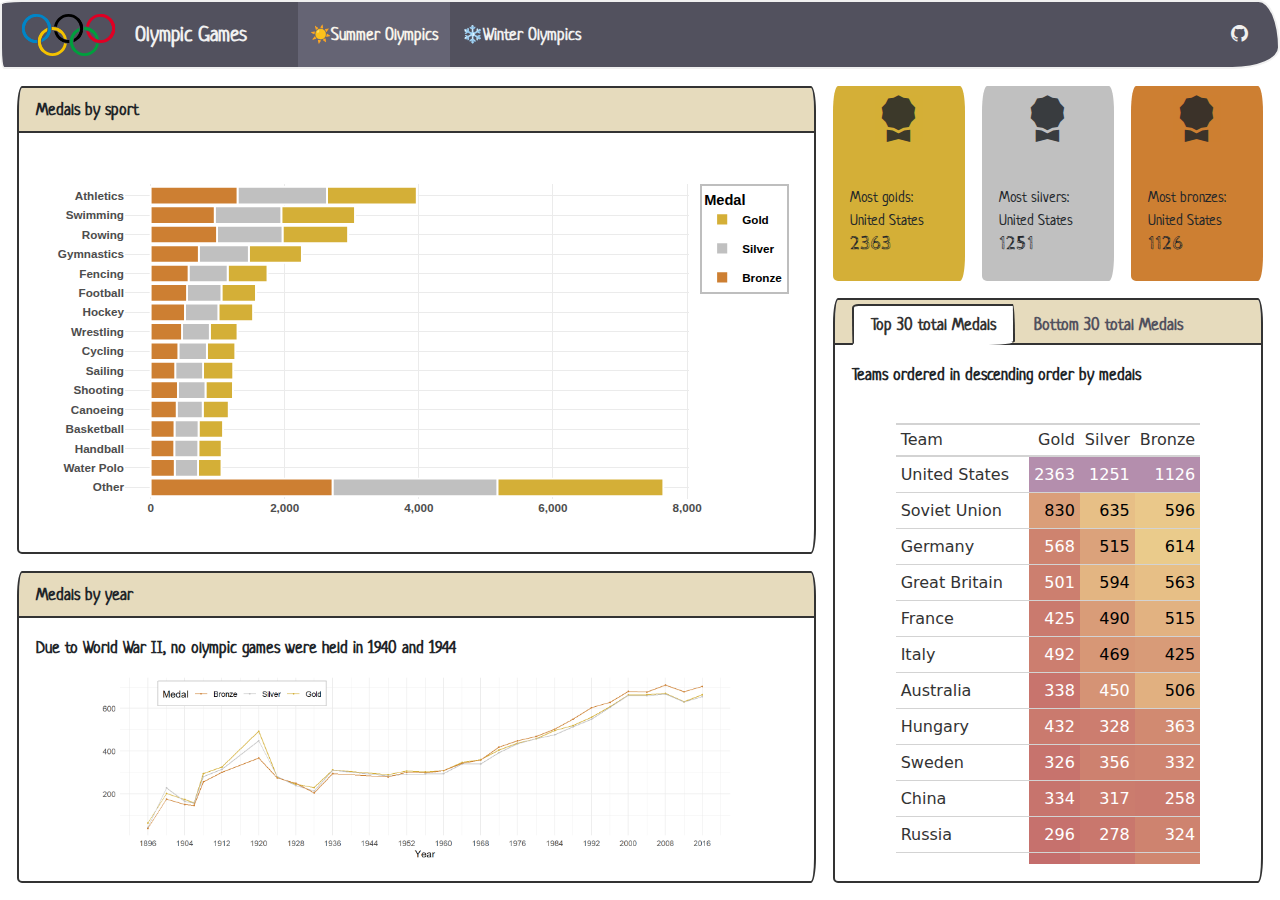
<file: index.html>
<!DOCTYPE html>
<html xmlns="http://www.w3.org/1999/xhtml" lang="en" xml:lang="en"><head>

<meta charset="utf-8">
<meta name="generator" content="quarto-1.5.56">

<meta name="viewport" content="width=device-width, initial-scale=1.0, user-scalable=yes">


<title>Olympic Games</title>
<style>
code{white-space: pre-wrap;}
span.smallcaps{font-variant: small-caps;}
div.columns{display: flex; gap: min(4vw, 1.5em);}
div.column{flex: auto; overflow-x: auto;}
div.hanging-indent{margin-left: 1.5em; text-indent: -1.5em;}
ul.task-list{list-style: none;}
ul.task-list li input[type="checkbox"] {
  width: 0.8em;
  margin: 0 0.8em 0.2em -1em; /* quarto-specific, see https://github.com/quarto-dev/quarto-cli/issues/4556 */ 
  vertical-align: middle;
}
</style>


<script src="olympicdash-r-2_files/libs/clipboard/clipboard.min.js"></script>
<script src="olympicdash-r-2_files/libs/quarto-html/quarto.js"></script>
<script src="olympicdash-r-2_files/libs/quarto-html/popper.min.js"></script>
<script src="olympicdash-r-2_files/libs/quarto-html/tippy.umd.min.js"></script>
<script src="olympicdash-r-2_files/libs/quarto-html/anchor.min.js"></script>
<link href="olympicdash-r-2_files/libs/quarto-html/tippy.css" rel="stylesheet">
<link href="olympicdash-r-2_files/libs/quarto-html/quarto-syntax-highlighting.css" rel="stylesheet" id="quarto-text-highlighting-styles">
<script src="olympicdash-r-2_files/libs/bootstrap/bootstrap.min.js"></script>
<link href="olympicdash-r-2_files/libs/bootstrap/bootstrap-icons.css" rel="stylesheet">
<link href="olympicdash-r-2_files/libs/bootstrap/bootstrap.min.css" rel="stylesheet" id="quarto-bootstrap" data-mode="light">
<script src="olympicdash-r-2_files/libs/quarto-dashboard/quarto-dashboard.js"></script>
<script src="olympicdash-r-2_files/libs/quarto-dashboard/stickythead.js"></script>
<script src="olympicdash-r-2_files/libs/quarto-dashboard/datatables.min.js" kdttablesentinel="true"></script>
<script src="olympicdash-r-2_files/libs/quarto-dashboard/pdfmake.min.js" kdttablesentinel="true"></script>
<script src="olympicdash-r-2_files/libs/quarto-dashboard/vfs_fonts.js" kdttablesentinel="true"></script>
<script src="olympicdash-r-2_files/libs/quarto-dashboard/web-components.js" type="module"></script>
<script src="olympicdash-r-2_files/libs/quarto-dashboard/components.js"></script>
<link href="olympicdash-r-2_files/libs/quarto-dashboard/datatables.min.css" rel="stylesheet" kdttablesentinel="true">
<link href="olympicdash-r-2_files/libs/htmltools-fill-0.5.8.1/fill.css" rel="stylesheet">

<script src="olympicdash-r-2_files/libs/htmlwidgets-1.6.4/htmlwidgets.js"></script>

<script src="olympicdash-r-2_files/libs/plotly-binding-4.10.4/plotly.js"></script>

<script src="olympicdash-r-2_files/libs/typedarray-0.1/typedarray.min.js"></script>

<script src="olympicdash-r-2_files/libs/jquery-3.5.1/jquery.min.js"></script>

<link href="olympicdash-r-2_files/libs/crosstalk-1.2.1/css/crosstalk.min.css" rel="stylesheet">

<script src="olympicdash-r-2_files/libs/crosstalk-1.2.1/js/crosstalk.min.js"></script>

<link href="olympicdash-r-2_files/libs/plotly-htmlwidgets-css-2.11.1/plotly-htmlwidgets.css" rel="stylesheet">

<script src="olympicdash-r-2_files/libs/plotly-main-2.11.1/plotly-latest.min.js"></script>



</head>

<body class="quarto-dashboard dashboard-fill fullcontent">

<header id="quarto-dashboard-header">
<nav class="navbar navbar-expand-md slim" data-bs-theme="dark">
  <div class="navbar-container container-fluid">
    <button class="navbar-toggler" type="button" data-bs-toggle="collapse" data-bs-target="#dashboard-collapse" aria-controls="dashboard-collapse" aria-expanded="false" aria-label="Toggle navigation">
      <span class="navbar-toggler-icon"></span>
    </button>    


    <div class="navbar-brand-container">       
    <a href="#"><img src="images/olympics-logo.svg" alt="" class="navbar-logo d-inline-block"></a>
      <div class="navbar-title">
        <div class="navbar-title-text"><a href="#">Olympic Games</a></div>
        
        
      </div>
    </div>
<div id="dashboard-collapse" class="navbar-collapse collapse"><ul class="navbar-nav navbar-nav-scroll me-auto" role="tablist"><li class="nav-item" role="presentation"><a id="tab-summer-olympics" class="nav-link active" data-bs-toggle="tab" role="tab" data-bs-target="#summer-olympics" data-scrolling="false" href="#summer-olympics" aria-controls="summer-olympics" aria-selected="true"><span class="nav-link-text">☀️Summer Olympics</span></a></li><li class="nav-item" role="presentation"><a id="tab-winter-olympics" class="nav-link" data-bs-toggle="tab" role="tab" data-bs-target="#winter-olympics" data-scrolling="false" href="#winter-olympics" aria-controls="winter-olympics" aria-selected="false"><span class="nav-link-text">❄️Winter Olympics</span></a></li></ul><div class="quarto-dashboard-links"><a class="quarto-dashboard-link" href="https://github.com/ztill5/olympicdash/" title="GitHub"><i class="bi bi-github"></i></a></div></div></div>
</nav>
</header>
<div class="page-layout-custom quarto-dashboard-content bslib-gap-spacing html-fill-container bslib-page-fill quarto-dashboard-pages">  

<div class="bslib-grid-item html-fill-item tab-content bslib-grid" data-layout="fill" style="display: grid; grid-template-columns: minmax(3em, 1fr);
grid-auto-rows: minmax(0, 1fr);">
<div id="summer-olympics" class="dashboard-page tab-pane show active html-fill-item html-fill-container" data-orientation="columns" aria-labelledby="tab-summer-olympics">
<div class="html-fill-item html-fill-container bslib-grid" style="display: grid; grid-template-columns: minmax(3em, 65fr) minmax(3em, 35fr);
grid-auto-rows: minmax(0, 1fr);">
<div class="html-fill-item html-fill-container bslib-grid" style="display: grid; grid-template-rows: minmax(3em, 60fr) minmax(3em, 40fr); grid-auto-columns: minmax(0, 1fr);">
<div class="html-fill-item html-fill-container bslib-grid" style="display: grid; grid-template-columns: minmax(3em, 1fr);
grid-auto-rows: minmax(0, 1fr);">
<div class="card cell html-fill-item html-fill-container bslib-card" data-title="Medals by sport" data-bslib-card-init="" data-require-bs-caller="card()" data-full-screen="false">
<div class="card-header"><div class="card-title">Medals by sport</div></div>
<div class="card-body html-fill-item html-fill-container">
<div class="cell-output-display html-fill-item html-fill-container">
<div class="plotly html-widget html-fill-item html-fill-container" id="htmlwidget-9a7388d7b4b30991c380" style="width:100%;height:260px;"></div>
<script type="application/json" data-for="htmlwidget-9a7388d7b4b30991c380">{"x":{"data":[{"orientation":"v","width":[2476,350,349,365,388,410,450,424,413,518,515,594,791,978,1099,1339],"base":[0.55000000000000004,1.55,2.5499999999999998,3.5499999999999998,4.5499999999999998,5.5499999999999998,6.5499999999999998,7.5499999999999998,8.5500000000000007,9.5500000000000007,10.550000000000001,11.550000000000001,12.550000000000001,13.550000000000001,14.550000000000001,15.550000000000001],"x":[6409,882,885.5,897.5,971,1023,1007,1051,1089.5,1269,1313.5,1446,1860.5,2456,2498.5,3299.5],"y":[0.89999999999999991,0.90000000000000013,0.90000000000000036,0.90000000000000036,0.90000000000000036,0.90000000000000036,0.90000000000000036,0.89999999999999947,0.89999999999999858,0.89999999999999858,0.89999999999999858,0.89999999999999858,0.89999999999999858,0.89999999999999858,0.89999999999999858,0.89999999999999858],"text":["count: 7647<br />sport: 0.9<br />medal: Gold","count: 1057<br />sport: 0.9<br />medal: Gold","count: 1060<br />sport: 0.9<br />medal: Gold","count: 1080<br />sport: 0.9<br />medal: Gold","count: 1165<br />sport: 0.9<br />medal: Gold","count: 1228<br />sport: 0.9<br />medal: Gold","count: 1232<br />sport: 0.9<br />medal: Gold","count: 1263<br />sport: 0.9<br />medal: Gold","count: 1296<br />sport: 0.9<br />medal: Gold","count: 1528<br />sport: 0.9<br />medal: Gold","count: 1571<br />sport: 0.9<br />medal: Gold","count: 1743<br />sport: 0.9<br />medal: Gold","count: 2256<br />sport: 0.9<br />medal: Gold","count: 2945<br />sport: 0.9<br />medal: Gold","count: 3048<br />sport: 0.9<br />medal: Gold","count: 3969<br />sport: 0.9<br />medal: Gold"],"type":"bar","textposition":"none","marker":{"autocolorscale":false,"color":"rgba(212,175,55,1)","line":{"width":1.8897637795275593,"color":"rgba(255,255,255,1)"}},"name":"Gold","legendgroup":"Gold","showlegend":true,"xaxis":"x","yaxis":"y","hoverinfo":"text","mode":"","frame":null},{"orientation":"v","width":[2458,347,358,359,388,411,415,425,415,498,513,583,746,977,993,1334],"base":[0.55000000000000004,1.55,2.5499999999999998,3.5499999999999998,4.5499999999999998,5.5499999999999998,6.5499999999999998,7.5499999999999998,8.5500000000000007,9.5500000000000007,10.550000000000001,11.550000000000001,12.550000000000001,13.550000000000001,14.550000000000001,15.550000000000001],"x":[3942,533.5,532,535.5,583,612.5,574.5,626.5,675.5,761,799.5,857.5,1092,1478.5,1452.5,1963],"y":[0.89999999999999991,0.90000000000000013,0.90000000000000036,0.90000000000000036,0.90000000000000036,0.90000000000000036,0.90000000000000036,0.89999999999999947,0.89999999999999858,0.89999999999999858,0.89999999999999858,0.89999999999999858,0.89999999999999858,0.89999999999999858,0.89999999999999858,0.89999999999999858],"text":["count: 5171<br />sport: 0.9<br />medal: Silver","count:  707<br />sport: 0.9<br />medal: Silver","count:  711<br />sport: 0.9<br />medal: Silver","count:  715<br />sport: 0.9<br />medal: Silver","count:  777<br />sport: 0.9<br />medal: Silver","count:  818<br />sport: 0.9<br />medal: Silver","count:  782<br />sport: 0.9<br />medal: Silver","count:  839<br />sport: 0.9<br />medal: Silver","count:  883<br />sport: 0.9<br />medal: Silver","count: 1010<br />sport: 0.9<br />medal: Silver","count: 1056<br />sport: 0.9<br />medal: Silver","count: 1149<br />sport: 0.9<br />medal: Silver","count: 1465<br />sport: 0.9<br />medal: Silver","count: 1967<br />sport: 0.9<br />medal: Silver","count: 1949<br />sport: 0.9<br />medal: Silver","count: 2630<br />sport: 0.9<br />medal: Silver"],"type":"bar","textposition":"none","marker":{"autocolorscale":false,"color":"rgba(192,192,192,1)","line":{"width":1.8897637795275593,"color":"rgba(255,255,255,1)"}},"name":"Silver","legendgroup":"Silver","showlegend":true,"xaxis":"x","yaxis":"y","hoverinfo":"text","mode":"","frame":null},{"orientation":"v","width":[2713,360,353,356,389,407,367,414,468,512,543,566,719,990,956,1296],"base":[0.55000000000000004,1.55,2.5499999999999998,3.5499999999999998,4.5499999999999998,5.5499999999999998,6.5499999999999998,7.5499999999999998,8.5500000000000007,9.5500000000000007,10.550000000000001,11.550000000000001,12.550000000000001,13.550000000000001,14.550000000000001,15.550000000000001],"x":[1356.5,180,176.5,178,194.5,203.5,183.5,207,234,256,271.5,283,359.5,495,478,648],"y":[0.89999999999999991,0.90000000000000013,0.90000000000000036,0.90000000000000036,0.90000000000000036,0.90000000000000036,0.90000000000000036,0.89999999999999947,0.89999999999999858,0.89999999999999858,0.89999999999999858,0.89999999999999858,0.89999999999999858,0.89999999999999858,0.89999999999999858,0.89999999999999858],"text":["count: 2713<br />sport: 0.9<br />medal: Bronze","count:  360<br />sport: 0.9<br />medal: Bronze","count:  353<br />sport: 0.9<br />medal: Bronze","count:  356<br />sport: 0.9<br />medal: Bronze","count:  389<br />sport: 0.9<br />medal: Bronze","count:  407<br />sport: 0.9<br />medal: Bronze","count:  367<br />sport: 0.9<br />medal: Bronze","count:  414<br />sport: 0.9<br />medal: Bronze","count:  468<br />sport: 0.9<br />medal: Bronze","count:  512<br />sport: 0.9<br />medal: Bronze","count:  543<br />sport: 0.9<br />medal: Bronze","count:  566<br />sport: 0.9<br />medal: Bronze","count:  719<br />sport: 0.9<br />medal: Bronze","count:  990<br />sport: 0.9<br />medal: Bronze","count:  956<br />sport: 0.9<br />medal: Bronze","count: 1296<br />sport: 0.9<br />medal: Bronze"],"type":"bar","textposition":"none","marker":{"autocolorscale":false,"color":"rgba(205,127,50,1)","line":{"width":1.8897637795275593,"color":"rgba(255,255,255,1)"}},"name":"Bronze","legendgroup":"Bronze","showlegend":true,"xaxis":"x","yaxis":"y","hoverinfo":"text","mode":"","frame":null}],"layout":{"margin":{"t":34.264840182648406,"r":7.3059360730593621,"b":33.607305936073075,"l":69.406392694063939},"font":{"color":"rgba(0,0,0,1)","family":"","size":14.611872146118724},"xaxis":{"domain":[0,1],"automargin":true,"type":"linear","autorange":false,"range":[-382.35000000000002,8029.3500000000004],"tickmode":"array","ticktext":["0","2,000","4,000","6,000","8,000"],"tickvals":[0,2000,4000.0000000000005,6000,8000],"categoryorder":"array","categoryarray":["0","2,000","4,000","6,000","8,000"],"nticks":null,"ticks":"","tickcolor":null,"ticklen":3.6529680365296811,"tickwidth":0,"showticklabels":true,"tickfont":{"color":"rgba(77,77,77,1)","family":"","size":11.689497716894984},"tickangle":-0,"showline":false,"linecolor":null,"linewidth":0,"showgrid":true,"gridcolor":"rgba(235,235,235,1)","gridwidth":0.66417600664176002,"zeroline":false,"anchor":"y","title":{"text":"","font":{"color":"rgba(0,0,0,1)","family":"","size":14.611872146118724}},"hoverformat":".2f"},"yaxis":{"domain":[0,1],"automargin":true,"type":"linear","autorange":false,"range":[0.40000000000000002,16.600000000000001],"tickmode":"array","ticktext":["Other","Water Polo","Handball","Basketball","Canoeing","Shooting","Sailing","Cycling","Wrestling","Hockey","Football","Fencing","Gymnastics","Rowing","Swimming","Athletics"],"tickvals":[1,2,3.0000000000000004,4,5,6,7,8,9,10,11,12,13,14,15,16],"categoryorder":"array","categoryarray":["Other","Water Polo","Handball","Basketball","Canoeing","Shooting","Sailing","Cycling","Wrestling","Hockey","Football","Fencing","Gymnastics","Rowing","Swimming","Athletics"],"nticks":null,"ticks":"","tickcolor":null,"ticklen":3.6529680365296811,"tickwidth":0,"showticklabels":true,"tickfont":{"color":"rgba(77,77,77,1)","family":"","size":11.68949771689498},"tickangle":-0,"showline":false,"linecolor":null,"linewidth":0,"showgrid":true,"gridcolor":"rgba(235,235,235,1)","gridwidth":0.66417600664176002,"zeroline":false,"anchor":"x","title":{"text":"","font":{"color":"rgba(0,0,0,1)","family":"","size":14.611872146118724}},"hoverformat":".2f"},"shapes":[{"type":"rect","fillcolor":null,"line":{"color":null,"width":0,"linetype":[]},"yref":"paper","xref":"paper","x0":0,"x1":1,"y0":0,"y1":1}],"showlegend":true,"legend":{"bgcolor":"rgba(255,255,255,1)","bordercolor":"rgba(190,190,190,1)","borderwidth":1.8897637795275593,"font":{"color":"rgba(0,0,0,1)","family":"","size":11.689497716894984},"title":{"text":"Medal","font":{"color":"rgba(0,0,0,1)","family":"","size":14.611872146118724}}},"hovermode":"closest","barmode":"relative"},"config":{"doubleClick":"reset","modeBarButtonsToAdd":["hoverclosest","hovercompare"],"showSendToCloud":false},"source":"A","attrs":{"4108f972e3":{"y":{},"fill":{},"type":"bar"},"41037c82020":{"y":{},"fill":{}}},"cur_data":"4108f972e3","visdat":{"4108f972e3":["function (y) ","x"],"41037c82020":["function (y) ","x"]},"highlight":{"on":"plotly_click","persistent":false,"dynamic":false,"selectize":false,"opacityDim":0.20000000000000001,"selected":{"opacity":1},"debounce":0},"shinyEvents":["plotly_hover","plotly_click","plotly_selected","plotly_relayout","plotly_brushed","plotly_brushing","plotly_clickannotation","plotly_doubleclick","plotly_deselect","plotly_afterplot","plotly_sunburstclick"],"base_url":"https://plot.ly"},"evals":[],"jsHooks":[]}</script>
</div>
</div>
<bslib-tooltip placement="auto" bsoptions="[]" data-require-bs-version="5" data-require-bs-caller="tooltip()">
    <template>Expand</template>
    <span class="bslib-full-screen-enter badge rounded-pill">
        <svg xmlns="http://www.w3.org/2000/svg" viewbox="0 0 24 24" style="height:1em;width:1em;" aria-hidden="true" role="img"><path d="M20 5C20 4.4 19.6 4 19 4H13C12.4 4 12 3.6 12 3C12 2.4 12.4 2 13 2H21C21.6 2 22 2.4 22 3V11C22 11.6 21.6 12 21 12C20.4 12 20 11.6 20 11V5ZM4 19C4 19.6 4.4 20 5 20H11C11.6 20 12 20.4 12 21C12 21.6 11.6 22 11 22H3C2.4 22 2 21.6 2 21V13C2 12.4 2.4 12 3 12C3.6 12 4 12.4 4 13V19Z"></path></svg>
    </span>
</bslib-tooltip><script data-bslib-card-init="">bslib.Card.initializeAllCards();</script></div>
</div>
<div class="html-fill-item html-fill-container bslib-grid" style="display: grid; grid-template-columns: minmax(3em, 1fr);
grid-auto-rows: minmax(0, 1fr);">
<div class="card html-fill-item html-fill-container bslib-card" data-title="Medals by year" data-bslib-card-init="" data-require-bs-caller="card()" data-full-screen="false">
<div class="card-header"><div class="card-title">Medals by year</div></div>
<div class="card-body html-fill-item html-fill-container">
<p>Due to World War II, no olympic games were held in 1940 and 1944</p>
</div>
<div class="cell card-body html-fill-item html-fill-container" data-title="Medals by year">
<div class="cell-output-display html-fill-item html-fill-container">
<img src="olympicdash-r-2_files/figure-html/unnamed-chunk-5-1.png" class="img-fluid quarto-dashboard-img-contain">
</div>
</div>
<bslib-tooltip placement="auto" bsoptions="[]" data-require-bs-version="5" data-require-bs-caller="tooltip()">
    <template>Expand</template>
    <span class="bslib-full-screen-enter badge rounded-pill">
        <svg xmlns="http://www.w3.org/2000/svg" viewbox="0 0 24 24" style="height:1em;width:1em;" aria-hidden="true" role="img"><path d="M20 5C20 4.4 19.6 4 19 4H13C12.4 4 12 3.6 12 3C12 2.4 12.4 2 13 2H21C21.6 2 22 2.4 22 3V11C22 11.6 21.6 12 21 12C20.4 12 20 11.6 20 11V5ZM4 19C4 19.6 4.4 20 5 20H11C11.6 20 12 20.4 12 21C12 21.6 11.6 22 11 22H3C2.4 22 2 21.6 2 21V13C2 12.4 2.4 12 3 12C3.6 12 4 12.4 4 13V19Z"></path></svg>
    </span>
</bslib-tooltip><script data-bslib-card-init="">bslib.Card.initializeAllCards();</script></div>
</div>
</div><div class="html-fill-item html-fill-container bslib-grid" style="display: grid; grid-template-rows: minmax(3em, 25fr) minmax(3em, 75fr); grid-auto-columns: minmax(0, 1fr);">
<div class="html-fill-item html-fill-container bslib-grid" style="display: grid; grid-template-columns: minmax(3em, 1fr) minmax(3em, 1fr) minmax(3em, 1fr);
grid-auto-rows: minmax(0, 1fr);">
<div class="card valuebox html-fill-item html-fill-container bslib-card bslib-value-box showcase-left-center" data-bslib-card-init="" data-require-bs-caller="card()" style=" background: #d4af37;">
<div class="card-body html-fill-item html-fill-container">
<div class="html-fill-item html-fill-container value-box-grid">
<div class="value-box-showcase html-fill-item html-fill-container">

<i class="bi bi-award-fill"></i></div>
<div class="value-box-area">
<p class="value-box-title">
<p>Most golds: United States</p>
</p>
<p class="value-box-value">
2363
</p>
</div>
</div>
</div>
<script data-bslib-card-init="">bslib.Card.initializeAllCards();</script></div><div class="card valuebox html-fill-item html-fill-container bslib-card bslib-value-box showcase-left-center" data-bslib-card-init="" data-require-bs-caller="card()" style=" background: #C0C0C0;">
<div class="card-body html-fill-item html-fill-container">
<div class="html-fill-item html-fill-container value-box-grid">
<div class="value-box-showcase html-fill-item html-fill-container">

<i class="bi bi-award-fill"></i></div>
<div class="value-box-area">
<p class="value-box-title">
<p>Most silvers: United States</p>
</p>
<p class="value-box-value">
1251
</p>
</div>
</div>
</div>
<script data-bslib-card-init="">bslib.Card.initializeAllCards();</script></div><div class="card valuebox html-fill-item html-fill-container bslib-card bslib-value-box showcase-left-center" data-bslib-card-init="" data-require-bs-caller="card()" style=" background: #CD7F32;">
<div class="card-body html-fill-item html-fill-container">
<div class="html-fill-item html-fill-container value-box-grid">
<div class="value-box-showcase html-fill-item html-fill-container">

<i class="bi bi-award-fill"></i></div>
<div class="value-box-area">
<p class="value-box-title">
<p>Most bronzes: United States</p>
</p>
<p class="value-box-value">
1126
</p>
</div>
</div>
</div>
<script data-bslib-card-init="">bslib.Card.initializeAllCards();</script></div>
</div>
<div class="card tabset html-fill-item html-fill-container bslib-card" data-bslib-card-init="" data-require-bs-caller="card()" data-full-screen="false">
<div class="card-header dashboard-card-no-title bslib-navs-card-title">

<ul class="nav nav-tabs card-header-tabs" role="tablist" data-tabsetid="card-tabset-6"><li class="nav-item" role="presentation"><a href="#card-tabset-6-1" role="tab" data-toggle="tab" data-bs-toggle="tab" data-value="Top 30 total Medals" aria-selected="true" class="nav-link active">Top 30 total Medals</a></li><li class="nav-item" role="presentation"><a href="#card-tabset-6-2" role="tab" data-toggle="tab" data-bs-toggle="tab" data-value="Bottom 30 total Medals" aria-selected="false" class="nav-link">Bottom 30 total Medals</a></li></ul></div>


<div class="tab-content html-fill-item html-fill-container" data-tabset-id="card-tabset-6"><div class="tab-pane active show html-fill-item html-fill-container" role="tabpanel" id="card-tabset-6-1"><div class="card-body html-fill-item html-fill-container" data-title="Top 30 total Medals">
<p>Teams ordered in descending order by medals</p>
<div class="cell-output-display html-fill-item html-fill-container">
<div id="tfrkpmlgci" style="padding-left:0px;padding-right:0px;padding-top:10px;padding-bottom:10px;overflow-x:auto;overflow-y:auto;width:auto;height:auto;" class="html-fill-item html-fill-container">
<style>#tfrkpmlgci table {
  font-family: system-ui, 'Segoe UI', Roboto, Helvetica, Arial, sans-serif, 'Apple Color Emoji', 'Segoe UI Emoji', 'Segoe UI Symbol', 'Noto Color Emoji';
  -webkit-font-smoothing: antialiased;
  -moz-osx-font-smoothing: grayscale;
}

#tfrkpmlgci thead, #tfrkpmlgci tbody, #tfrkpmlgci tfoot, #tfrkpmlgci tr, #tfrkpmlgci td, #tfrkpmlgci th {
  border-style: none;
}

#tfrkpmlgci p {
  margin: 0;
  padding: 0;
}

#tfrkpmlgci .gt_table {
  display: table;
  border-collapse: collapse;
  line-height: normal;
  margin-left: auto;
  margin-right: auto;
  color: #333333;
  font-size: 16px;
  font-weight: normal;
  font-style: normal;
  background-color: #FFFFFF;
  width: auto;
  border-top-style: solid;
  border-top-width: 2px;
  border-top-color: #A8A8A8;
  border-right-style: none;
  border-right-width: 2px;
  border-right-color: #D3D3D3;
  border-bottom-style: solid;
  border-bottom-width: 2px;
  border-bottom-color: #A8A8A8;
  border-left-style: none;
  border-left-width: 2px;
  border-left-color: #D3D3D3;
}

#tfrkpmlgci .gt_caption {
  padding-top: 4px;
  padding-bottom: 4px;
}

#tfrkpmlgci .gt_title {
  color: #333333;
  font-size: 125%;
  font-weight: initial;
  padding-top: 4px;
  padding-bottom: 4px;
  padding-left: 5px;
  padding-right: 5px;
  border-bottom-color: #FFFFFF;
  border-bottom-width: 0;
}

#tfrkpmlgci .gt_subtitle {
  color: #333333;
  font-size: 85%;
  font-weight: initial;
  padding-top: 3px;
  padding-bottom: 5px;
  padding-left: 5px;
  padding-right: 5px;
  border-top-color: #FFFFFF;
  border-top-width: 0;
}

#tfrkpmlgci .gt_heading {
  background-color: #FFFFFF;
  text-align: center;
  border-bottom-color: #FFFFFF;
  border-left-style: none;
  border-left-width: 1px;
  border-left-color: #D3D3D3;
  border-right-style: none;
  border-right-width: 1px;
  border-right-color: #D3D3D3;
}

#tfrkpmlgci .gt_bottom_border {
  border-bottom-style: solid;
  border-bottom-width: 2px;
  border-bottom-color: #D3D3D3;
}

#tfrkpmlgci .gt_col_headings {
  border-top-style: solid;
  border-top-width: 2px;
  border-top-color: #D3D3D3;
  border-bottom-style: solid;
  border-bottom-width: 2px;
  border-bottom-color: #D3D3D3;
  border-left-style: none;
  border-left-width: 1px;
  border-left-color: #D3D3D3;
  border-right-style: none;
  border-right-width: 1px;
  border-right-color: #D3D3D3;
}

#tfrkpmlgci .gt_col_heading {
  color: #333333;
  background-color: #FFFFFF;
  font-size: 100%;
  font-weight: normal;
  text-transform: inherit;
  border-left-style: none;
  border-left-width: 1px;
  border-left-color: #D3D3D3;
  border-right-style: none;
  border-right-width: 1px;
  border-right-color: #D3D3D3;
  vertical-align: bottom;
  padding-top: 5px;
  padding-bottom: 6px;
  padding-left: 5px;
  padding-right: 5px;
  overflow-x: hidden;
}

#tfrkpmlgci .gt_column_spanner_outer {
  color: #333333;
  background-color: #FFFFFF;
  font-size: 100%;
  font-weight: normal;
  text-transform: inherit;
  padding-top: 0;
  padding-bottom: 0;
  padding-left: 4px;
  padding-right: 4px;
}

#tfrkpmlgci .gt_column_spanner_outer:first-child {
  padding-left: 0;
}

#tfrkpmlgci .gt_column_spanner_outer:last-child {
  padding-right: 0;
}

#tfrkpmlgci .gt_column_spanner {
  border-bottom-style: solid;
  border-bottom-width: 2px;
  border-bottom-color: #D3D3D3;
  vertical-align: bottom;
  padding-top: 5px;
  padding-bottom: 5px;
  overflow-x: hidden;
  display: inline-block;
  width: 100%;
}

#tfrkpmlgci .gt_spanner_row {
  border-bottom-style: hidden;
}

#tfrkpmlgci .gt_group_heading {
  padding-top: 8px;
  padding-bottom: 8px;
  padding-left: 5px;
  padding-right: 5px;
  color: #333333;
  background-color: #FFFFFF;
  font-size: 100%;
  font-weight: initial;
  text-transform: inherit;
  border-top-style: solid;
  border-top-width: 2px;
  border-top-color: #D3D3D3;
  border-bottom-style: solid;
  border-bottom-width: 2px;
  border-bottom-color: #D3D3D3;
  border-left-style: none;
  border-left-width: 1px;
  border-left-color: #D3D3D3;
  border-right-style: none;
  border-right-width: 1px;
  border-right-color: #D3D3D3;
  vertical-align: middle;
  text-align: left;
}

#tfrkpmlgci .gt_empty_group_heading {
  padding: 0.5px;
  color: #333333;
  background-color: #FFFFFF;
  font-size: 100%;
  font-weight: initial;
  border-top-style: solid;
  border-top-width: 2px;
  border-top-color: #D3D3D3;
  border-bottom-style: solid;
  border-bottom-width: 2px;
  border-bottom-color: #D3D3D3;
  vertical-align: middle;
}

#tfrkpmlgci .gt_from_md > :first-child {
  margin-top: 0;
}

#tfrkpmlgci .gt_from_md > :last-child {
  margin-bottom: 0;
}

#tfrkpmlgci .gt_row {
  padding-top: 8px;
  padding-bottom: 8px;
  padding-left: 5px;
  padding-right: 5px;
  margin: 10px;
  border-top-style: solid;
  border-top-width: 1px;
  border-top-color: #D3D3D3;
  border-left-style: none;
  border-left-width: 1px;
  border-left-color: #D3D3D3;
  border-right-style: none;
  border-right-width: 1px;
  border-right-color: #D3D3D3;
  vertical-align: middle;
  overflow-x: hidden;
}

#tfrkpmlgci .gt_stub {
  color: #333333;
  background-color: #FFFFFF;
  font-size: 100%;
  font-weight: initial;
  text-transform: inherit;
  border-right-style: solid;
  border-right-width: 2px;
  border-right-color: #D3D3D3;
  padding-left: 5px;
  padding-right: 5px;
}

#tfrkpmlgci .gt_stub_row_group {
  color: #333333;
  background-color: #FFFFFF;
  font-size: 100%;
  font-weight: initial;
  text-transform: inherit;
  border-right-style: solid;
  border-right-width: 2px;
  border-right-color: #D3D3D3;
  padding-left: 5px;
  padding-right: 5px;
  vertical-align: top;
}

#tfrkpmlgci .gt_row_group_first td {
  border-top-width: 2px;
}

#tfrkpmlgci .gt_row_group_first th {
  border-top-width: 2px;
}

#tfrkpmlgci .gt_summary_row {
  color: #333333;
  background-color: #FFFFFF;
  text-transform: inherit;
  padding-top: 8px;
  padding-bottom: 8px;
  padding-left: 5px;
  padding-right: 5px;
}

#tfrkpmlgci .gt_first_summary_row {
  border-top-style: solid;
  border-top-color: #D3D3D3;
}

#tfrkpmlgci .gt_first_summary_row.thick {
  border-top-width: 2px;
}

#tfrkpmlgci .gt_last_summary_row {
  padding-top: 8px;
  padding-bottom: 8px;
  padding-left: 5px;
  padding-right: 5px;
  border-bottom-style: solid;
  border-bottom-width: 2px;
  border-bottom-color: #D3D3D3;
}

#tfrkpmlgci .gt_grand_summary_row {
  color: #333333;
  background-color: #FFFFFF;
  text-transform: inherit;
  padding-top: 8px;
  padding-bottom: 8px;
  padding-left: 5px;
  padding-right: 5px;
}

#tfrkpmlgci .gt_first_grand_summary_row {
  padding-top: 8px;
  padding-bottom: 8px;
  padding-left: 5px;
  padding-right: 5px;
  border-top-style: double;
  border-top-width: 6px;
  border-top-color: #D3D3D3;
}

#tfrkpmlgci .gt_last_grand_summary_row_top {
  padding-top: 8px;
  padding-bottom: 8px;
  padding-left: 5px;
  padding-right: 5px;
  border-bottom-style: double;
  border-bottom-width: 6px;
  border-bottom-color: #D3D3D3;
}

#tfrkpmlgci .gt_striped {
  background-color: rgba(128, 128, 128, 0.05);
}

#tfrkpmlgci .gt_table_body {
  border-top-style: solid;
  border-top-width: 2px;
  border-top-color: #D3D3D3;
  border-bottom-style: solid;
  border-bottom-width: 2px;
  border-bottom-color: #D3D3D3;
}

#tfrkpmlgci .gt_footnotes {
  color: #333333;
  background-color: #FFFFFF;
  border-bottom-style: none;
  border-bottom-width: 2px;
  border-bottom-color: #D3D3D3;
  border-left-style: none;
  border-left-width: 2px;
  border-left-color: #D3D3D3;
  border-right-style: none;
  border-right-width: 2px;
  border-right-color: #D3D3D3;
}

#tfrkpmlgci .gt_footnote {
  margin: 0px;
  font-size: 90%;
  padding-top: 4px;
  padding-bottom: 4px;
  padding-left: 5px;
  padding-right: 5px;
}

#tfrkpmlgci .gt_sourcenotes {
  color: #333333;
  background-color: #FFFFFF;
  border-bottom-style: none;
  border-bottom-width: 2px;
  border-bottom-color: #D3D3D3;
  border-left-style: none;
  border-left-width: 2px;
  border-left-color: #D3D3D3;
  border-right-style: none;
  border-right-width: 2px;
  border-right-color: #D3D3D3;
}

#tfrkpmlgci .gt_sourcenote {
  font-size: 90%;
  padding-top: 4px;
  padding-bottom: 4px;
  padding-left: 5px;
  padding-right: 5px;
}

#tfrkpmlgci .gt_left {
  text-align: left;
}

#tfrkpmlgci .gt_center {
  text-align: center;
}

#tfrkpmlgci .gt_right {
  text-align: right;
  font-variant-numeric: tabular-nums;
}

#tfrkpmlgci .gt_font_normal {
  font-weight: normal;
}

#tfrkpmlgci .gt_font_bold {
  font-weight: bold;
}

#tfrkpmlgci .gt_font_italic {
  font-style: italic;
}

#tfrkpmlgci .gt_super {
  font-size: 65%;
}

#tfrkpmlgci .gt_footnote_marks {
  font-size: 75%;
  vertical-align: 0.4em;
  position: initial;
}

#tfrkpmlgci .gt_asterisk {
  font-size: 100%;
  vertical-align: 0;
}

#tfrkpmlgci .gt_indent_1 {
  text-indent: 5px;
}

#tfrkpmlgci .gt_indent_2 {
  text-indent: 10px;
}

#tfrkpmlgci .gt_indent_3 {
  text-indent: 15px;
}

#tfrkpmlgci .gt_indent_4 {
  text-indent: 20px;
}

#tfrkpmlgci .gt_indent_5 {
  text-indent: 25px;
}

#tfrkpmlgci .katex-display {
  display: inline-flex !important;
  margin-bottom: 0.75em !important;
}

#tfrkpmlgci div.Reactable > div.rt-table > div.rt-thead > div.rt-tr.rt-tr-group-header > div.rt-th-group:after {
  height: 0px !important;
}
</style>

<table class="gt_table caption-top table" data-quarto-postprocess="true" data-quarto-disable-processing="false" data-quarto-bootstrap="false">
<thead>
<tr class="header gt_col_headings">
<th id="Team" class="gt_col_heading gt_columns_bottom_border gt_left" data-quarto-table-cell-role="th" scope="col">Team</th>
<th id="Gold" class="gt_col_heading gt_columns_bottom_border gt_right" data-quarto-table-cell-role="th" scope="col">Gold</th>
<th id="Silver" class="gt_col_heading gt_columns_bottom_border gt_right" data-quarto-table-cell-role="th" scope="col">Silver</th>
<th id="Bronze" class="gt_col_heading gt_columns_bottom_border gt_right" data-quarto-table-cell-role="th" scope="col">Bronze</th>
</tr>
</thead>
<tbody class="gt_table_body">
<tr class="odd">
<td class="gt_row gt_left" headers="Team">United States</td>
<td class="gt_row gt_right" headers="Gold" style="background-color: #B48EAD; color: #FFFFFF">2363</td>
<td class="gt_row gt_right" headers="Silver" style="background-color: #B48EAD; color: #FFFFFF">1251</td>
<td class="gt_row gt_right" headers="Bronze" style="background-color: #B48EAD; color: #FFFFFF">1126</td>
</tr>
<tr class="even">
<td class="gt_row gt_left" headers="Team">Soviet Union</td>
<td class="gt_row gt_right" headers="Gold" style="background-color: #DA9E79; color: #000000">830</td>
<td class="gt_row gt_right" headers="Silver" style="background-color: #E7BF86; color: #000000">635</td>
<td class="gt_row gt_right" headers="Bronze" style="background-color: #EAC88A; color: #000000">596</td>
</tr>
<tr class="odd">
<td class="gt_row gt_left" headers="Team">Germany</td>
<td class="gt_row gt_right" headers="Gold" style="background-color: #CE836F; color: #FFFFFF">568</td>
<td class="gt_row gt_right" headers="Silver" style="background-color: #DBA27B; color: #000000">515</td>
<td class="gt_row gt_right" headers="Bronze" style="background-color: #EACB8B; color: #000000">614</td>
</tr>
<tr class="even">
<td class="gt_row gt_left" headers="Team">Great Britain</td>
<td class="gt_row gt_right" headers="Gold" style="background-color: #CC7F6F; color: #FFFFFF">501</td>
<td class="gt_row gt_right" headers="Silver" style="background-color: #E3B582; color: #000000">594</td>
<td class="gt_row gt_right" headers="Bronze" style="background-color: #E7BF86; color: #000000">563</td>
</tr>
<tr class="odd">
<td class="gt_row gt_left" headers="Team">France</td>
<td class="gt_row gt_right" headers="Gold" style="background-color: #CA7A6E; color: #FFFFFF">425</td>
<td class="gt_row gt_right" headers="Silver" style="background-color: #D99C78; color: #000000">490</td>
<td class="gt_row gt_right" headers="Bronze" style="background-color: #E2B281; color: #000000">515</td>
</tr>
<tr class="even">
<td class="gt_row gt_left" headers="Team">Italy</td>
<td class="gt_row gt_right" headers="Gold" style="background-color: #CC7E6F; color: #FFFFFF">492</td>
<td class="gt_row gt_right" headers="Silver" style="background-color: #D79776; color: #000000">469</td>
<td class="gt_row gt_right" headers="Bronze" style="background-color: #D89B78; color: #000000">425</td>
</tr>
<tr class="odd">
<td class="gt_row gt_left" headers="Team">Australia</td>
<td class="gt_row gt_right" headers="Gold" style="background-color: #C8746D; color: #FFFFFF">338</td>
<td class="gt_row gt_right" headers="Silver" style="background-color: #D59375; color: #FFFFFF">450</td>
<td class="gt_row gt_right" headers="Bronze" style="background-color: #E1B080; color: #000000">506</td>
</tr>
<tr class="even">
<td class="gt_row gt_left" headers="Team">Hungary</td>
<td class="gt_row gt_right" headers="Gold" style="background-color: #CA7A6E; color: #FFFFFF">432</td>
<td class="gt_row gt_right" headers="Silver" style="background-color: #CC7D6F; color: #FFFFFF">328</td>
<td class="gt_row gt_right" headers="Bronze" style="background-color: #D18A71; color: #FFFFFF">363</td>
</tr>
<tr class="odd">
<td class="gt_row gt_left" headers="Team">Sweden</td>
<td class="gt_row gt_right" headers="Gold" style="background-color: #C7736D; color: #FFFFFF">326</td>
<td class="gt_row gt_right" headers="Silver" style="background-color: #CD816F; color: #FFFFFF">356</td>
<td class="gt_row gt_right" headers="Bronze" style="background-color: #CF8470; color: #FFFFFF">332</td>
</tr>
<tr class="even">
<td class="gt_row gt_left" headers="Team">China</td>
<td class="gt_row gt_right" headers="Gold" style="background-color: #C7746D; color: #FFFFFF">334</td>
<td class="gt_row gt_right" headers="Silver" style="background-color: #CB7C6E; color: #FFFFFF">317</td>
<td class="gt_row gt_right" headers="Bronze" style="background-color: #CA7A6E; color: #FFFFFF">258</td>
</tr>
<tr class="odd">
<td class="gt_row gt_left" headers="Team">Russia</td>
<td class="gt_row gt_right" headers="Gold" style="background-color: #C6716D; color: #FFFFFF">296</td>
<td class="gt_row gt_right" headers="Silver" style="background-color: #C9776D; color: #FFFFFF">278</td>
<td class="gt_row gt_right" headers="Bronze" style="background-color: #CE836F; color: #FFFFFF">324</td>
</tr>
<tr class="even">
<td class="gt_row gt_left" headers="Team">Netherlands</td>
<td class="gt_row gt_right" headers="Gold" style="background-color: #C46D6C; color: #FFFFFF">235</td>
<td class="gt_row gt_right" headers="Silver" style="background-color: #C9776E; color: #FFFFFF">283</td>
<td class="gt_row gt_right" headers="Bronze" style="background-color: #D08770; color: #FFFFFF">350</td>
</tr>
<tr class="odd">
<td class="gt_row gt_left" headers="Team">Japan</td>
<td class="gt_row gt_right" headers="Gold" style="background-color: #C46D6C; color: #FFFFFF">230</td>
<td class="gt_row gt_right" headers="Silver" style="background-color: #C9786E; color: #FFFFFF">287</td>
<td class="gt_row gt_right" headers="Bronze" style="background-color: #CF8470; color: #FFFFFF">333</td>
</tr>
<tr class="even">
<td class="gt_row gt_left" headers="Team">East Germany</td>
<td class="gt_row gt_right" headers="Gold" style="background-color: #C8746D; color: #FFFFFF">339</td>
<td class="gt_row gt_right" headers="Silver" style="background-color: #C9776D; color: #FFFFFF">277</td>
<td class="gt_row gt_right" headers="Bronze" style="background-color: #C8756D; color: #FFFFFF">227</td>
</tr>
<tr class="odd">
<td class="gt_row gt_left" headers="Team">Canada</td>
<td class="gt_row gt_right" headers="Gold" style="background-color: #C1666B; color: #FFFFFF">133</td>
<td class="gt_row gt_right" headers="Silver" style="background-color: #C66F6C; color: #FFFFFF">224</td>
<td class="gt_row gt_right" headers="Bronze" style="background-color: #CE826F; color: #FFFFFF">313</td>
</tr>
<tr class="even">
<td class="gt_row gt_left" headers="Team">Romania</td>
<td class="gt_row gt_right" headers="Gold" style="background-color: #C2686B; color: #FFFFFF">161</td>
<td class="gt_row gt_right" headers="Silver" style="background-color: #C46C6C; color: #FFFFFF">200</td>
<td class="gt_row gt_right" headers="Bronze" style="background-color: #CC7E6F; color: #FFFFFF">290</td>
</tr>
<tr class="odd">
<td class="gt_row gt_left" headers="Team">Denmark</td>
<td class="gt_row gt_right" headers="Gold" style="background-color: #C2696B; color: #FFFFFF">168</td>
<td class="gt_row gt_right" headers="Silver" style="background-color: #C56F6C; color: #FFFFFF">218</td>
<td class="gt_row gt_right" headers="Bronze" style="background-color: #C46C6C; color: #FFFFFF">166</td>
</tr>
<tr class="even">
<td class="gt_row gt_left" headers="Team">South Korea</td>
<td class="gt_row gt_right" headers="Gold" style="background-color: #C3696B; color: #FFFFFF">171</td>
<td class="gt_row gt_right" headers="Silver" style="background-color: #C46D6C; color: #FFFFFF">206</td>
<td class="gt_row gt_right" headers="Bronze" style="background-color: #C56D6C; color: #FFFFFF">175</td>
</tr>
<tr class="odd">
<td class="gt_row gt_left" headers="Team">Poland</td>
<td class="gt_row gt_right" headers="Gold" style="background-color: #C1656B; color: #FFFFFF">111</td>
<td class="gt_row gt_right" headers="Silver" style="background-color: #C36A6B; color: #FFFFFF">185</td>
<td class="gt_row gt_right" headers="Bronze" style="background-color: #C9776E; color: #FFFFFF">242</td>
</tr>
<tr class="even">
<td class="gt_row gt_left" headers="Team">West Germany</td>
<td class="gt_row gt_right" headers="Gold" style="background-color: #C2676B; color: #FFFFFF">144</td>
<td class="gt_row gt_right" headers="Silver" style="background-color: #C2686B; color: #FFFFFF">172</td>
<td class="gt_row gt_right" headers="Bronze" style="background-color: #C56F6C; color: #FFFFFF">188</td>
</tr>
<tr class="odd">
<td class="gt_row gt_left" headers="Team">Spain</td>
<td class="gt_row gt_right" headers="Gold" style="background-color: #C1656B; color: #FFFFFF">109</td>
<td class="gt_row gt_right" headers="Silver" style="background-color: #C7726D; color: #FFFFFF">243</td>
<td class="gt_row gt_right" headers="Bronze" style="background-color: #C2676B; color: #FFFFFF">135</td>
</tr>
<tr class="even">
<td class="gt_row gt_left" headers="Team">Brazil</td>
<td class="gt_row gt_right" headers="Gold" style="background-color: #C1656B; color: #FFFFFF">109</td>
<td class="gt_row gt_right" headers="Silver" style="background-color: #C3696B; color: #FFFFFF">175</td>
<td class="gt_row gt_right" headers="Bronze" style="background-color: #C6706C; color: #FFFFFF">191</td>
</tr>
<tr class="odd">
<td class="gt_row gt_left" headers="Team">Norway</td>
<td class="gt_row gt_right" headers="Gold" style="background-color: #C2676B; color: #FFFFFF">148</td>
<td class="gt_row gt_right" headers="Silver" style="background-color: #C2676B; color: #FFFFFF">165</td>
<td class="gt_row gt_right" headers="Bronze" style="background-color: #C36A6C; color: #FFFFFF">154</td>
</tr>
<tr class="even">
<td class="gt_row gt_left" headers="Team">Finland</td>
<td class="gt_row gt_right" headers="Gold" style="background-color: #C1666B; color: #FFFFFF">132</td>
<td class="gt_row gt_right" headers="Silver" style="background-color: #BF616A; color: #FFFFFF">118</td>
<td class="gt_row gt_right" headers="Bronze" style="background-color: #C6716D; color: #FFFFFF">200</td>
</tr>
<tr class="odd">
<td class="gt_row gt_left" headers="Team">Cuba</td>
<td class="gt_row gt_right" headers="Gold" style="background-color: #C2686B; color: #FFFFFF">164</td>
<td class="gt_row gt_right" headers="Silver" style="background-color: #C0626A; color: #FFFFFF">127</td>
<td class="gt_row gt_right" headers="Bronze" style="background-color: #C1656B; color: #FFFFFF">116</td>
</tr>
<tr class="even">
<td class="gt_row gt_left" headers="Team">Switzerland</td>
<td class="gt_row gt_right" headers="Gold" style="background-color: #C0646A; color: #FFFFFF">96</td>
<td class="gt_row gt_right" headers="Silver" style="background-color: #C3696B; color: #FFFFFF">175</td>
<td class="gt_row gt_right" headers="Bronze" style="background-color: #C2686B; color: #FFFFFF">136</td>
</tr>
<tr class="odd">
<td class="gt_row gt_left" headers="Team">Belgium</td>
<td class="gt_row gt_right" headers="Gold" style="background-color: #C0646A; color: #FFFFFF">93</td>
<td class="gt_row gt_right" headers="Silver" style="background-color: #C1666B; color: #FFFFFF">157</td>
<td class="gt_row gt_right" headers="Bronze" style="background-color: #C36A6B; color: #FFFFFF">152</td>
</tr>
<tr class="even">
<td class="gt_row gt_left" headers="Team">Yugoslavia</td>
<td class="gt_row gt_right" headers="Gold" style="background-color: #C1666B; color: #FFFFFF">130</td>
<td class="gt_row gt_right" headers="Silver" style="background-color: #C2676B; color: #FFFFFF">161</td>
<td class="gt_row gt_right" headers="Bronze" style="background-color: #BF616A; color: #FFFFFF">92</td>
</tr>
<tr class="odd">
<td class="gt_row gt_left" headers="Team">Bulgaria</td>
<td class="gt_row gt_right" headers="Gold" style="background-color: #BF616A; color: #FFFFFF">53</td>
<td class="gt_row gt_right" headers="Silver" style="background-color: #C0646B; color: #FFFFFF">142</td>
<td class="gt_row gt_right" headers="Bronze" style="background-color: #C2686B; color: #FFFFFF">141</td>
</tr>
<tr class="even">
<td class="gt_row gt_left" headers="Team">Czechoslovakia</td>
<td class="gt_row gt_right" headers="Gold" style="background-color: #C0636A; color: #FFFFFF">79</td>
<td class="gt_row gt_right" headers="Silver" style="background-color: #C1656B; color: #FFFFFF">144</td>
<td class="gt_row gt_right" headers="Bronze" style="background-color: #C0636A; color: #FFFFFF">107</td>
</tr>
</tbody>
</table>

</div>
</div>
</div></div><div class="tab-pane html-fill-item html-fill-container" role="tabpanel" id="card-tabset-6-2"><div class="card-body html-fill-item html-fill-container" data-title="Bottom 30 total Medals">
<p>Teams ordered in ascending order by medals</p>
<div class="cell-output-display html-fill-item html-fill-container">
<div id="yqwgrsosvz" style="padding-left:0px;padding-right:0px;padding-top:10px;padding-bottom:10px;overflow-x:auto;overflow-y:auto;width:auto;height:auto;" class="html-fill-item html-fill-container">
<style>#yqwgrsosvz table {
  font-family: system-ui, 'Segoe UI', Roboto, Helvetica, Arial, sans-serif, 'Apple Color Emoji', 'Segoe UI Emoji', 'Segoe UI Symbol', 'Noto Color Emoji';
  -webkit-font-smoothing: antialiased;
  -moz-osx-font-smoothing: grayscale;
}

#yqwgrsosvz thead, #yqwgrsosvz tbody, #yqwgrsosvz tfoot, #yqwgrsosvz tr, #yqwgrsosvz td, #yqwgrsosvz th {
  border-style: none;
}

#yqwgrsosvz p {
  margin: 0;
  padding: 0;
}

#yqwgrsosvz .gt_table {
  display: table;
  border-collapse: collapse;
  line-height: normal;
  margin-left: auto;
  margin-right: auto;
  color: #333333;
  font-size: 16px;
  font-weight: normal;
  font-style: normal;
  background-color: #FFFFFF;
  width: auto;
  border-top-style: solid;
  border-top-width: 2px;
  border-top-color: #A8A8A8;
  border-right-style: none;
  border-right-width: 2px;
  border-right-color: #D3D3D3;
  border-bottom-style: solid;
  border-bottom-width: 2px;
  border-bottom-color: #A8A8A8;
  border-left-style: none;
  border-left-width: 2px;
  border-left-color: #D3D3D3;
}

#yqwgrsosvz .gt_caption {
  padding-top: 4px;
  padding-bottom: 4px;
}

#yqwgrsosvz .gt_title {
  color: #333333;
  font-size: 125%;
  font-weight: initial;
  padding-top: 4px;
  padding-bottom: 4px;
  padding-left: 5px;
  padding-right: 5px;
  border-bottom-color: #FFFFFF;
  border-bottom-width: 0;
}

#yqwgrsosvz .gt_subtitle {
  color: #333333;
  font-size: 85%;
  font-weight: initial;
  padding-top: 3px;
  padding-bottom: 5px;
  padding-left: 5px;
  padding-right: 5px;
  border-top-color: #FFFFFF;
  border-top-width: 0;
}

#yqwgrsosvz .gt_heading {
  background-color: #FFFFFF;
  text-align: center;
  border-bottom-color: #FFFFFF;
  border-left-style: none;
  border-left-width: 1px;
  border-left-color: #D3D3D3;
  border-right-style: none;
  border-right-width: 1px;
  border-right-color: #D3D3D3;
}

#yqwgrsosvz .gt_bottom_border {
  border-bottom-style: solid;
  border-bottom-width: 2px;
  border-bottom-color: #D3D3D3;
}

#yqwgrsosvz .gt_col_headings {
  border-top-style: solid;
  border-top-width: 2px;
  border-top-color: #D3D3D3;
  border-bottom-style: solid;
  border-bottom-width: 2px;
  border-bottom-color: #D3D3D3;
  border-left-style: none;
  border-left-width: 1px;
  border-left-color: #D3D3D3;
  border-right-style: none;
  border-right-width: 1px;
  border-right-color: #D3D3D3;
}

#yqwgrsosvz .gt_col_heading {
  color: #333333;
  background-color: #FFFFFF;
  font-size: 100%;
  font-weight: normal;
  text-transform: inherit;
  border-left-style: none;
  border-left-width: 1px;
  border-left-color: #D3D3D3;
  border-right-style: none;
  border-right-width: 1px;
  border-right-color: #D3D3D3;
  vertical-align: bottom;
  padding-top: 5px;
  padding-bottom: 6px;
  padding-left: 5px;
  padding-right: 5px;
  overflow-x: hidden;
}

#yqwgrsosvz .gt_column_spanner_outer {
  color: #333333;
  background-color: #FFFFFF;
  font-size: 100%;
  font-weight: normal;
  text-transform: inherit;
  padding-top: 0;
  padding-bottom: 0;
  padding-left: 4px;
  padding-right: 4px;
}

#yqwgrsosvz .gt_column_spanner_outer:first-child {
  padding-left: 0;
}

#yqwgrsosvz .gt_column_spanner_outer:last-child {
  padding-right: 0;
}

#yqwgrsosvz .gt_column_spanner {
  border-bottom-style: solid;
  border-bottom-width: 2px;
  border-bottom-color: #D3D3D3;
  vertical-align: bottom;
  padding-top: 5px;
  padding-bottom: 5px;
  overflow-x: hidden;
  display: inline-block;
  width: 100%;
}

#yqwgrsosvz .gt_spanner_row {
  border-bottom-style: hidden;
}

#yqwgrsosvz .gt_group_heading {
  padding-top: 8px;
  padding-bottom: 8px;
  padding-left: 5px;
  padding-right: 5px;
  color: #333333;
  background-color: #FFFFFF;
  font-size: 100%;
  font-weight: initial;
  text-transform: inherit;
  border-top-style: solid;
  border-top-width: 2px;
  border-top-color: #D3D3D3;
  border-bottom-style: solid;
  border-bottom-width: 2px;
  border-bottom-color: #D3D3D3;
  border-left-style: none;
  border-left-width: 1px;
  border-left-color: #D3D3D3;
  border-right-style: none;
  border-right-width: 1px;
  border-right-color: #D3D3D3;
  vertical-align: middle;
  text-align: left;
}

#yqwgrsosvz .gt_empty_group_heading {
  padding: 0.5px;
  color: #333333;
  background-color: #FFFFFF;
  font-size: 100%;
  font-weight: initial;
  border-top-style: solid;
  border-top-width: 2px;
  border-top-color: #D3D3D3;
  border-bottom-style: solid;
  border-bottom-width: 2px;
  border-bottom-color: #D3D3D3;
  vertical-align: middle;
}

#yqwgrsosvz .gt_from_md > :first-child {
  margin-top: 0;
}

#yqwgrsosvz .gt_from_md > :last-child {
  margin-bottom: 0;
}

#yqwgrsosvz .gt_row {
  padding-top: 8px;
  padding-bottom: 8px;
  padding-left: 5px;
  padding-right: 5px;
  margin: 10px;
  border-top-style: solid;
  border-top-width: 1px;
  border-top-color: #D3D3D3;
  border-left-style: none;
  border-left-width: 1px;
  border-left-color: #D3D3D3;
  border-right-style: none;
  border-right-width: 1px;
  border-right-color: #D3D3D3;
  vertical-align: middle;
  overflow-x: hidden;
}

#yqwgrsosvz .gt_stub {
  color: #333333;
  background-color: #FFFFFF;
  font-size: 100%;
  font-weight: initial;
  text-transform: inherit;
  border-right-style: solid;
  border-right-width: 2px;
  border-right-color: #D3D3D3;
  padding-left: 5px;
  padding-right: 5px;
}

#yqwgrsosvz .gt_stub_row_group {
  color: #333333;
  background-color: #FFFFFF;
  font-size: 100%;
  font-weight: initial;
  text-transform: inherit;
  border-right-style: solid;
  border-right-width: 2px;
  border-right-color: #D3D3D3;
  padding-left: 5px;
  padding-right: 5px;
  vertical-align: top;
}

#yqwgrsosvz .gt_row_group_first td {
  border-top-width: 2px;
}

#yqwgrsosvz .gt_row_group_first th {
  border-top-width: 2px;
}

#yqwgrsosvz .gt_summary_row {
  color: #333333;
  background-color: #FFFFFF;
  text-transform: inherit;
  padding-top: 8px;
  padding-bottom: 8px;
  padding-left: 5px;
  padding-right: 5px;
}

#yqwgrsosvz .gt_first_summary_row {
  border-top-style: solid;
  border-top-color: #D3D3D3;
}

#yqwgrsosvz .gt_first_summary_row.thick {
  border-top-width: 2px;
}

#yqwgrsosvz .gt_last_summary_row {
  padding-top: 8px;
  padding-bottom: 8px;
  padding-left: 5px;
  padding-right: 5px;
  border-bottom-style: solid;
  border-bottom-width: 2px;
  border-bottom-color: #D3D3D3;
}

#yqwgrsosvz .gt_grand_summary_row {
  color: #333333;
  background-color: #FFFFFF;
  text-transform: inherit;
  padding-top: 8px;
  padding-bottom: 8px;
  padding-left: 5px;
  padding-right: 5px;
}

#yqwgrsosvz .gt_first_grand_summary_row {
  padding-top: 8px;
  padding-bottom: 8px;
  padding-left: 5px;
  padding-right: 5px;
  border-top-style: double;
  border-top-width: 6px;
  border-top-color: #D3D3D3;
}

#yqwgrsosvz .gt_last_grand_summary_row_top {
  padding-top: 8px;
  padding-bottom: 8px;
  padding-left: 5px;
  padding-right: 5px;
  border-bottom-style: double;
  border-bottom-width: 6px;
  border-bottom-color: #D3D3D3;
}

#yqwgrsosvz .gt_striped {
  background-color: rgba(128, 128, 128, 0.05);
}

#yqwgrsosvz .gt_table_body {
  border-top-style: solid;
  border-top-width: 2px;
  border-top-color: #D3D3D3;
  border-bottom-style: solid;
  border-bottom-width: 2px;
  border-bottom-color: #D3D3D3;
}

#yqwgrsosvz .gt_footnotes {
  color: #333333;
  background-color: #FFFFFF;
  border-bottom-style: none;
  border-bottom-width: 2px;
  border-bottom-color: #D3D3D3;
  border-left-style: none;
  border-left-width: 2px;
  border-left-color: #D3D3D3;
  border-right-style: none;
  border-right-width: 2px;
  border-right-color: #D3D3D3;
}

#yqwgrsosvz .gt_footnote {
  margin: 0px;
  font-size: 90%;
  padding-top: 4px;
  padding-bottom: 4px;
  padding-left: 5px;
  padding-right: 5px;
}

#yqwgrsosvz .gt_sourcenotes {
  color: #333333;
  background-color: #FFFFFF;
  border-bottom-style: none;
  border-bottom-width: 2px;
  border-bottom-color: #D3D3D3;
  border-left-style: none;
  border-left-width: 2px;
  border-left-color: #D3D3D3;
  border-right-style: none;
  border-right-width: 2px;
  border-right-color: #D3D3D3;
}

#yqwgrsosvz .gt_sourcenote {
  font-size: 90%;
  padding-top: 4px;
  padding-bottom: 4px;
  padding-left: 5px;
  padding-right: 5px;
}

#yqwgrsosvz .gt_left {
  text-align: left;
}

#yqwgrsosvz .gt_center {
  text-align: center;
}

#yqwgrsosvz .gt_right {
  text-align: right;
  font-variant-numeric: tabular-nums;
}

#yqwgrsosvz .gt_font_normal {
  font-weight: normal;
}

#yqwgrsosvz .gt_font_bold {
  font-weight: bold;
}

#yqwgrsosvz .gt_font_italic {
  font-style: italic;
}

#yqwgrsosvz .gt_super {
  font-size: 65%;
}

#yqwgrsosvz .gt_footnote_marks {
  font-size: 75%;
  vertical-align: 0.4em;
  position: initial;
}

#yqwgrsosvz .gt_asterisk {
  font-size: 100%;
  vertical-align: 0;
}

#yqwgrsosvz .gt_indent_1 {
  text-indent: 5px;
}

#yqwgrsosvz .gt_indent_2 {
  text-indent: 10px;
}

#yqwgrsosvz .gt_indent_3 {
  text-indent: 15px;
}

#yqwgrsosvz .gt_indent_4 {
  text-indent: 20px;
}

#yqwgrsosvz .gt_indent_5 {
  text-indent: 25px;
}

#yqwgrsosvz .katex-display {
  display: inline-flex !important;
  margin-bottom: 0.75em !important;
}

#yqwgrsosvz div.Reactable > div.rt-table > div.rt-thead > div.rt-tr.rt-tr-group-header > div.rt-th-group:after {
  height: 0px !important;
}
</style>

<table class="gt_table caption-top table" data-quarto-postprocess="true" data-quarto-disable-processing="false" data-quarto-bootstrap="false">
<thead>
<tr class="header gt_col_headings">
<th id="Team" class="gt_col_heading gt_columns_bottom_border gt_left" data-quarto-table-cell-role="th" scope="col">Team</th>
<th id="Gold" class="gt_col_heading gt_columns_bottom_border gt_right" data-quarto-table-cell-role="th" scope="col">Gold</th>
<th id="Silver" class="gt_col_heading gt_columns_bottom_border gt_right" data-quarto-table-cell-role="th" scope="col">Silver</th>
<th id="Bronze" class="gt_col_heading gt_columns_bottom_border gt_right" data-quarto-table-cell-role="th" scope="col">Bronze</th>
</tr>
</thead>
<tbody class="gt_table_body">
<tr class="odd">
<td class="gt_row gt_left" headers="Team">Barbados</td>
<td class="gt_row gt_right" headers="Gold" style="background-color: #BF616A; color: #FFFFFF">0</td>
<td class="gt_row gt_right" headers="Silver" style="background-color: #BF616A; color: #FFFFFF">0</td>
<td class="gt_row gt_right" headers="Bronze" style="background-color: #B48EAD; color: #FFFFFF">1</td>
</tr>
<tr class="even">
<td class="gt_row gt_left" headers="Team">Bermuda</td>
<td class="gt_row gt_right" headers="Gold" style="background-color: #BF616A; color: #FFFFFF">0</td>
<td class="gt_row gt_right" headers="Silver" style="background-color: #BF616A; color: #FFFFFF">0</td>
<td class="gt_row gt_right" headers="Bronze" style="background-color: #B48EAD; color: #FFFFFF">1</td>
</tr>
<tr class="odd">
<td class="gt_row gt_left" headers="Team">Bonaparte</td>
<td class="gt_row gt_right" headers="Gold" style="background-color: #B48EAD; color: #FFFFFF">1</td>
<td class="gt_row gt_right" headers="Silver" style="background-color: #BF616A; color: #FFFFFF">0</td>
<td class="gt_row gt_right" headers="Bronze" style="background-color: #BF616A; color: #FFFFFF">0</td>
</tr>
<tr class="even">
<td class="gt_row gt_left" headers="Team">Botswana</td>
<td class="gt_row gt_right" headers="Gold" style="background-color: #BF616A; color: #FFFFFF">0</td>
<td class="gt_row gt_right" headers="Silver" style="background-color: #B48EAD; color: #FFFFFF">1</td>
<td class="gt_row gt_right" headers="Bronze" style="background-color: #BF616A; color: #FFFFFF">0</td>
</tr>
<tr class="odd">
<td class="gt_row gt_left" headers="Team">Brynhild</td>
<td class="gt_row gt_right" headers="Gold" style="background-color: #BF616A; color: #FFFFFF">0</td>
<td class="gt_row gt_right" headers="Silver" style="background-color: #B48EAD; color: #FFFFFF">1</td>
<td class="gt_row gt_right" headers="Bronze" style="background-color: #BF616A; color: #FFFFFF">0</td>
</tr>
<tr class="even">
<td class="gt_row gt_left" headers="Team">Camille</td>
<td class="gt_row gt_right" headers="Gold" style="background-color: #B48EAD; color: #FFFFFF">1</td>
<td class="gt_row gt_right" headers="Silver" style="background-color: #BF616A; color: #FFFFFF">0</td>
<td class="gt_row gt_right" headers="Bronze" style="background-color: #BF616A; color: #FFFFFF">0</td>
</tr>
<tr class="odd">
<td class="gt_row gt_left" headers="Team">Carabinier</td>
<td class="gt_row gt_right" headers="Gold" style="background-color: #B48EAD; color: #FFFFFF">1</td>
<td class="gt_row gt_right" headers="Silver" style="background-color: #BF616A; color: #FFFFFF">0</td>
<td class="gt_row gt_right" headers="Bronze" style="background-color: #BF616A; color: #FFFFFF">0</td>
</tr>
<tr class="even">
<td class="gt_row gt_left" headers="Team">Cicely</td>
<td class="gt_row gt_right" headers="Gold" style="background-color: #B48EAD; color: #FFFFFF">1</td>
<td class="gt_row gt_right" headers="Silver" style="background-color: #BF616A; color: #FFFFFF">0</td>
<td class="gt_row gt_right" headers="Bronze" style="background-color: #BF616A; color: #FFFFFF">0</td>
</tr>
<tr class="odd">
<td class="gt_row gt_left" headers="Team">Clearwater</td>
<td class="gt_row gt_right" headers="Gold" style="background-color: #BF616A; color: #FFFFFF">0</td>
<td class="gt_row gt_right" headers="Silver" style="background-color: #BF616A; color: #FFFFFF">0</td>
<td class="gt_row gt_right" headers="Bronze" style="background-color: #B48EAD; color: #FFFFFF">1</td>
</tr>
<tr class="even">
<td class="gt_row gt_left" headers="Team">Cyprus</td>
<td class="gt_row gt_right" headers="Gold" style="background-color: #BF616A; color: #FFFFFF">0</td>
<td class="gt_row gt_right" headers="Silver" style="background-color: #B48EAD; color: #FFFFFF">1</td>
<td class="gt_row gt_right" headers="Bronze" style="background-color: #BF616A; color: #FFFFFF">0</td>
</tr>
<tr class="odd">
<td class="gt_row gt_left" headers="Team">Digby</td>
<td class="gt_row gt_right" headers="Gold" style="background-color: #BF616A; color: #FFFFFF">0</td>
<td class="gt_row gt_right" headers="Silver" style="background-color: #BF616A; color: #FFFFFF">0</td>
<td class="gt_row gt_right" headers="Bronze" style="background-color: #B48EAD; color: #FFFFFF">1</td>
</tr>
<tr class="even">
<td class="gt_row gt_left" headers="Team">Djibouti</td>
<td class="gt_row gt_right" headers="Gold" style="background-color: #BF616A; color: #FFFFFF">0</td>
<td class="gt_row gt_right" headers="Silver" style="background-color: #BF616A; color: #FFFFFF">0</td>
<td class="gt_row gt_right" headers="Bronze" style="background-color: #B48EAD; color: #FFFFFF">1</td>
</tr>
<tr class="odd">
<td class="gt_row gt_left" headers="Team">Don Schufro</td>
<td class="gt_row gt_right" headers="Gold" style="background-color: #BF616A; color: #FFFFFF">0</td>
<td class="gt_row gt_right" headers="Silver" style="background-color: #BF616A; color: #FFFFFF">0</td>
<td class="gt_row gt_right" headers="Bronze" style="background-color: #B48EAD; color: #FFFFFF">1</td>
</tr>
<tr class="even">
<td class="gt_row gt_left" headers="Team">Elvis Va</td>
<td class="gt_row gt_right" headers="Gold" style="background-color: #B48EAD; color: #FFFFFF">1</td>
<td class="gt_row gt_right" headers="Silver" style="background-color: #BF616A; color: #FFFFFF">0</td>
<td class="gt_row gt_right" headers="Bronze" style="background-color: #BF616A; color: #FFFFFF">0</td>
</tr>
<tr class="odd">
<td class="gt_row gt_left" headers="Team">Eritrea</td>
<td class="gt_row gt_right" headers="Gold" style="background-color: #BF616A; color: #FFFFFF">0</td>
<td class="gt_row gt_right" headers="Silver" style="background-color: #BF616A; color: #FFFFFF">0</td>
<td class="gt_row gt_right" headers="Bronze" style="background-color: #B48EAD; color: #FFFFFF">1</td>
</tr>
<tr class="even">
<td class="gt_row gt_left" headers="Team">Fantlet</td>
<td class="gt_row gt_right" headers="Gold" style="background-color: #B48EAD; color: #FFFFFF">1</td>
<td class="gt_row gt_right" headers="Silver" style="background-color: #BF616A; color: #FFFFFF">0</td>
<td class="gt_row gt_right" headers="Bronze" style="background-color: #BF616A; color: #FFFFFF">0</td>
</tr>
<tr class="odd">
<td class="gt_row gt_left" headers="Team">Femur</td>
<td class="gt_row gt_right" headers="Gold" style="background-color: #B48EAD; color: #FFFFFF">1</td>
<td class="gt_row gt_right" headers="Silver" style="background-color: #BF616A; color: #FFFFFF">0</td>
<td class="gt_row gt_right" headers="Bronze" style="background-color: #BF616A; color: #FFFFFF">0</td>
</tr>
<tr class="even">
<td class="gt_row gt_left" headers="Team">Formosa</td>
<td class="gt_row gt_right" headers="Gold" style="background-color: #BF616A; color: #FFFFFF">0</td>
<td class="gt_row gt_right" headers="Silver" style="background-color: #BF616A; color: #FFFFFF">0</td>
<td class="gt_row gt_right" headers="Bronze" style="background-color: #B48EAD; color: #FFFFFF">1</td>
</tr>
<tr class="odd">
<td class="gt_row gt_left" headers="Team">Frimousse</td>
<td class="gt_row gt_right" headers="Gold" style="background-color: #BF616A; color: #FFFFFF">0</td>
<td class="gt_row gt_right" headers="Silver" style="background-color: #BF616A; color: #FFFFFF">0</td>
<td class="gt_row gt_right" headers="Bronze" style="background-color: #B48EAD; color: #FFFFFF">1</td>
</tr>
<tr class="even">
<td class="gt_row gt_left" headers="Team">Gabon</td>
<td class="gt_row gt_right" headers="Gold" style="background-color: #BF616A; color: #FFFFFF">0</td>
<td class="gt_row gt_right" headers="Silver" style="background-color: #B48EAD; color: #FFFFFF">1</td>
<td class="gt_row gt_right" headers="Bronze" style="background-color: #BF616A; color: #FFFFFF">0</td>
</tr>
<tr class="odd">
<td class="gt_row gt_left" headers="Team">Guatemala</td>
<td class="gt_row gt_right" headers="Gold" style="background-color: #BF616A; color: #FFFFFF">0</td>
<td class="gt_row gt_right" headers="Silver" style="background-color: #B48EAD; color: #FFFFFF">1</td>
<td class="gt_row gt_right" headers="Bronze" style="background-color: #BF616A; color: #FFFFFF">0</td>
</tr>
<tr class="even">
<td class="gt_row gt_left" headers="Team">Guyana</td>
<td class="gt_row gt_right" headers="Gold" style="background-color: #BF616A; color: #FFFFFF">0</td>
<td class="gt_row gt_right" headers="Silver" style="background-color: #BF616A; color: #FFFFFF">0</td>
<td class="gt_row gt_right" headers="Bronze" style="background-color: #B48EAD; color: #FFFFFF">1</td>
</tr>
<tr class="odd">
<td class="gt_row gt_left" headers="Team">Iraq</td>
<td class="gt_row gt_right" headers="Gold" style="background-color: #BF616A; color: #FFFFFF">0</td>
<td class="gt_row gt_right" headers="Silver" style="background-color: #BF616A; color: #FFFFFF">0</td>
<td class="gt_row gt_right" headers="Bronze" style="background-color: #B48EAD; color: #FFFFFF">1</td>
</tr>
<tr class="even">
<td class="gt_row gt_left" headers="Team">Jordan</td>
<td class="gt_row gt_right" headers="Gold" style="background-color: #B48EAD; color: #FFFFFF">1</td>
<td class="gt_row gt_right" headers="Silver" style="background-color: #BF616A; color: #FFFFFF">0</td>
<td class="gt_row gt_right" headers="Bronze" style="background-color: #BF616A; color: #FFFFFF">0</td>
</tr>
<tr class="odd">
<td class="gt_row gt_left" headers="Team">Kosovo</td>
<td class="gt_row gt_right" headers="Gold" style="background-color: #B48EAD; color: #FFFFFF">1</td>
<td class="gt_row gt_right" headers="Silver" style="background-color: #BF616A; color: #FFFFFF">0</td>
<td class="gt_row gt_right" headers="Bronze" style="background-color: #BF616A; color: #FFFFFF">0</td>
</tr>
<tr class="even">
<td class="gt_row gt_left" headers="Team">Laurea</td>
<td class="gt_row gt_right" headers="Gold" style="background-color: #BF616A; color: #FFFFFF">0</td>
<td class="gt_row gt_right" headers="Silver" style="background-color: #BF616A; color: #FFFFFF">0</td>
<td class="gt_row gt_right" headers="Bronze" style="background-color: #B48EAD; color: #FFFFFF">1</td>
</tr>
<tr class="odd">
<td class="gt_row gt_left" headers="Team">Macedonia</td>
<td class="gt_row gt_right" headers="Gold" style="background-color: #BF616A; color: #FFFFFF">0</td>
<td class="gt_row gt_right" headers="Silver" style="background-color: #BF616A; color: #FFFFFF">0</td>
<td class="gt_row gt_right" headers="Bronze" style="background-color: #B48EAD; color: #FFFFFF">1</td>
</tr>
<tr class="even">
<td class="gt_row gt_left" headers="Team">Mauritius</td>
<td class="gt_row gt_right" headers="Gold" style="background-color: #BF616A; color: #FFFFFF">0</td>
<td class="gt_row gt_right" headers="Silver" style="background-color: #BF616A; color: #FFFFFF">0</td>
<td class="gt_row gt_right" headers="Bronze" style="background-color: #B48EAD; color: #FFFFFF">1</td>
</tr>
<tr class="odd">
<td class="gt_row gt_left" headers="Team">Mignon</td>
<td class="gt_row gt_right" headers="Gold" style="background-color: #BF616A; color: #FFFFFF">0</td>
<td class="gt_row gt_right" headers="Silver" style="background-color: #BF616A; color: #FFFFFF">0</td>
<td class="gt_row gt_right" headers="Bronze" style="background-color: #B48EAD; color: #FFFFFF">1</td>
</tr>
<tr class="even">
<td class="gt_row gt_left" headers="Team">Monaco</td>
<td class="gt_row gt_right" headers="Gold" style="background-color: #BF616A; color: #FFFFFF">0</td>
<td class="gt_row gt_right" headers="Silver" style="background-color: #BF616A; color: #FFFFFF">0</td>
<td class="gt_row gt_right" headers="Bronze" style="background-color: #B48EAD; color: #FFFFFF">1</td>
</tr>
</tbody>
</table>

</div>
</div>
</div></div></div><bslib-tooltip placement="auto" bsoptions="[]" data-require-bs-version="5" data-require-bs-caller="tooltip()">
    <template>Expand</template>
    <span class="bslib-full-screen-enter badge rounded-pill">
        <svg xmlns="http://www.w3.org/2000/svg" viewbox="0 0 24 24" style="height:1em;width:1em;" aria-hidden="true" role="img"><path d="M20 5C20 4.4 19.6 4 19 4H13C12.4 4 12 3.6 12 3C12 2.4 12.4 2 13 2H21C21.6 2 22 2.4 22 3V11C22 11.6 21.6 12 21 12C20.4 12 20 11.6 20 11V5ZM4 19C4 19.6 4.4 20 5 20H11C11.6 20 12 20.4 12 21C12 21.6 11.6 22 11 22H3C2.4 22 2 21.6 2 21V13C2 12.4 2.4 12 3 12C3.6 12 4 12.4 4 13V19Z"></path></svg>
    </span>
</bslib-tooltip><script data-bslib-card-init="">bslib.Card.initializeAllCards();</script></div>
</div>
</div>
</div><div id="winter-olympics" class="dashboard-page tab-pane grid-skip html-fill-item html-fill-container" data-orientation="columns" aria-labelledby="tab-winter-olympics">
<div class="html-fill-item html-fill-container bslib-grid" style="display: grid; grid-template-columns: minmax(3em, 65fr) minmax(3em, 35fr);
grid-auto-rows: minmax(0, 1fr);">
<div class="html-fill-item html-fill-container bslib-grid" style="display: grid; grid-template-rows: minmax(3em, 60fr) minmax(3em, 40fr); grid-auto-columns: minmax(0, 1fr);">
<div class="html-fill-item html-fill-container bslib-grid" style="display: grid; grid-template-columns: minmax(3em, 1fr);
grid-auto-rows: minmax(0, 1fr);">
<div class="card cell html-fill-item html-fill-container bslib-card" data-title="Medals by sport" data-bslib-card-init="" data-require-bs-caller="card()" data-full-screen="false">
<div class="card-header"><div class="card-title">Medals by sport</div></div>
<div class="card-body html-fill-item html-fill-container">
<div class="cell-output-display html-fill-item html-fill-container">
<img src="olympicdash-r-2_files/figure-html/unnamed-chunk-8-1.png" class="img-fluid quarto-dashboard-img-contain">
</div>
</div>
<bslib-tooltip placement="auto" bsoptions="[]" data-require-bs-version="5" data-require-bs-caller="tooltip()">
    <template>Expand</template>
    <span class="bslib-full-screen-enter badge rounded-pill">
        <svg xmlns="http://www.w3.org/2000/svg" viewbox="0 0 24 24" style="height:1em;width:1em;" aria-hidden="true" role="img"><path d="M20 5C20 4.4 19.6 4 19 4H13C12.4 4 12 3.6 12 3C12 2.4 12.4 2 13 2H21C21.6 2 22 2.4 22 3V11C22 11.6 21.6 12 21 12C20.4 12 20 11.6 20 11V5ZM4 19C4 19.6 4.4 20 5 20H11C11.6 20 12 20.4 12 21C12 21.6 11.6 22 11 22H3C2.4 22 2 21.6 2 21V13C2 12.4 2.4 12 3 12C3.6 12 4 12.4 4 13V19Z"></path></svg>
    </span>
</bslib-tooltip><script data-bslib-card-init="">bslib.Card.initializeAllCards();</script></div>
</div>
<div class="html-fill-item html-fill-container bslib-grid" style="display: grid; grid-template-columns: minmax(3em, 1fr);
grid-auto-rows: minmax(0, 1fr);">
<div class="card html-fill-item html-fill-container bslib-card" data-title="Medals by year" data-bslib-card-init="" data-require-bs-caller="card()" data-full-screen="false">
<div class="card-header"><div class="card-title">Medals by year</div></div>
<div class="card-body html-fill-item html-fill-container">
<p>Due to World War II, no olympic games were held in 1940 and 1944</p>
</div>
<div class="cell card-body html-fill-item html-fill-container" data-title="Medals by year">
<div class="cell-output-display html-fill-item html-fill-container">
<img src="olympicdash-r-2_files/figure-html/unnamed-chunk-9-1.png" class="img-fluid quarto-dashboard-img-contain">
</div>
</div>
<bslib-tooltip placement="auto" bsoptions="[]" data-require-bs-version="5" data-require-bs-caller="tooltip()">
    <template>Expand</template>
    <span class="bslib-full-screen-enter badge rounded-pill">
        <svg xmlns="http://www.w3.org/2000/svg" viewbox="0 0 24 24" style="height:1em;width:1em;" aria-hidden="true" role="img"><path d="M20 5C20 4.4 19.6 4 19 4H13C12.4 4 12 3.6 12 3C12 2.4 12.4 2 13 2H21C21.6 2 22 2.4 22 3V11C22 11.6 21.6 12 21 12C20.4 12 20 11.6 20 11V5ZM4 19C4 19.6 4.4 20 5 20H11C11.6 20 12 20.4 12 21C12 21.6 11.6 22 11 22H3C2.4 22 2 21.6 2 21V13C2 12.4 2.4 12 3 12C3.6 12 4 12.4 4 13V19Z"></path></svg>
    </span>
</bslib-tooltip><script data-bslib-card-init="">bslib.Card.initializeAllCards();</script></div>
</div>
</div><div class="html-fill-item html-fill-container bslib-grid" style="display: grid; grid-template-rows: minmax(3em, 25fr) minmax(3em, 75fr); grid-auto-columns: minmax(0, 1fr);">
<div class="html-fill-item html-fill-container bslib-grid" style="display: grid; grid-template-columns: minmax(3em, 1fr) minmax(3em, 1fr) minmax(3em, 1fr);
grid-auto-rows: minmax(0, 1fr);">
<div class="card valuebox html-fill-item html-fill-container bslib-card bslib-value-box showcase-left-center" data-bslib-card-init="" data-require-bs-caller="card()" style=" background: #d4af37;">
<div class="card-body html-fill-item html-fill-container">
<div class="html-fill-item html-fill-container value-box-grid">
<div class="value-box-showcase html-fill-item html-fill-container">

<i class="bi bi-award-fill"></i></div>
<div class="value-box-area">
<p class="value-box-title">
<p>Most golds: Canada</p>
</p>
<p class="value-box-value">
305
</p>
</div>
</div>
</div>
<script data-bslib-card-init="">bslib.Card.initializeAllCards();</script></div><div class="card valuebox html-fill-item html-fill-container bslib-card bslib-value-box showcase-left-center" data-bslib-card-init="" data-require-bs-caller="card()" style=" background: #C0C0C0;">
<div class="card-body html-fill-item html-fill-container">
<div class="html-fill-item html-fill-container value-box-grid">
<div class="value-box-showcase html-fill-item html-fill-container">

<i class="bi bi-award-fill"></i></div>
<div class="value-box-area">
<p class="value-box-title">
<p>Most silvers: United States</p>
</p>
<p class="value-box-value">
308
</p>
</div>
</div>
</div>
<script data-bslib-card-init="">bslib.Card.initializeAllCards();</script></div><div class="card valuebox html-fill-item html-fill-container bslib-card bslib-value-box showcase-left-center" data-bslib-card-init="" data-require-bs-caller="card()" style=" background: #CD7F32;">
<div class="card-body html-fill-item html-fill-container">
<div class="html-fill-item html-fill-container value-box-grid">
<div class="value-box-showcase html-fill-item html-fill-container">

<i class="bi bi-award-fill"></i></div>
<div class="value-box-area">
<p class="value-box-title">
<p>Most bronzes: Finland</p>
</p>
<p class="value-box-value">
215
</p>
</div>
</div>
</div>
<script data-bslib-card-init="">bslib.Card.initializeAllCards();</script></div>
</div>
<div class="card tabset html-fill-item html-fill-container bslib-card" data-bslib-card-init="" data-require-bs-caller="card()" data-full-screen="false">
<div class="card-header dashboard-card-no-title bslib-navs-card-title">

<ul class="nav nav-tabs card-header-tabs" role="tablist" data-tabsetid="card-tabset-12"><li class="nav-item" role="presentation"><a href="#card-tabset-12-1" role="tab" data-toggle="tab" data-bs-toggle="tab" data-value="Top 30 total Medals" aria-selected="true" class="nav-link active">Top 30 total Medals</a></li><li class="nav-item" role="presentation"><a href="#card-tabset-12-2" role="tab" data-toggle="tab" data-bs-toggle="tab" data-value="Bottom 30 total Medals" aria-selected="false" class="nav-link">Bottom 30 total Medals</a></li></ul></div>


<div id="3ade8a4a-fb1d-4a6c-8409-ac45482d5fc9" class="hidden html-fill-item html-fill-container">

</div>
<div class="tab-content html-fill-item html-fill-container" data-tabset-id="card-tabset-12"><div class="tab-pane active show html-fill-item html-fill-container" role="tabpanel" id="card-tabset-12-1"><div class="card-body html-fill-item html-fill-container" data-title="Top 30 total Medals">
<p>Teams ordered in descending order by medals</p>
<div class="cell-output-display html-fill-item html-fill-container">
<div id="fwfyfeymfx" style="padding-left:0px;padding-right:0px;padding-top:10px;padding-bottom:10px;overflow-x:auto;overflow-y:auto;width:auto;height:auto;" class="html-fill-item html-fill-container">
<style>#fwfyfeymfx table {
  font-family: system-ui, 'Segoe UI', Roboto, Helvetica, Arial, sans-serif, 'Apple Color Emoji', 'Segoe UI Emoji', 'Segoe UI Symbol', 'Noto Color Emoji';
  -webkit-font-smoothing: antialiased;
  -moz-osx-font-smoothing: grayscale;
}

#fwfyfeymfx thead, #fwfyfeymfx tbody, #fwfyfeymfx tfoot, #fwfyfeymfx tr, #fwfyfeymfx td, #fwfyfeymfx th {
  border-style: none;
}

#fwfyfeymfx p {
  margin: 0;
  padding: 0;
}

#fwfyfeymfx .gt_table {
  display: table;
  border-collapse: collapse;
  line-height: normal;
  margin-left: auto;
  margin-right: auto;
  color: #333333;
  font-size: 16px;
  font-weight: normal;
  font-style: normal;
  background-color: #FFFFFF;
  width: auto;
  border-top-style: solid;
  border-top-width: 2px;
  border-top-color: #A8A8A8;
  border-right-style: none;
  border-right-width: 2px;
  border-right-color: #D3D3D3;
  border-bottom-style: solid;
  border-bottom-width: 2px;
  border-bottom-color: #A8A8A8;
  border-left-style: none;
  border-left-width: 2px;
  border-left-color: #D3D3D3;
}

#fwfyfeymfx .gt_caption {
  padding-top: 4px;
  padding-bottom: 4px;
}

#fwfyfeymfx .gt_title {
  color: #333333;
  font-size: 125%;
  font-weight: initial;
  padding-top: 4px;
  padding-bottom: 4px;
  padding-left: 5px;
  padding-right: 5px;
  border-bottom-color: #FFFFFF;
  border-bottom-width: 0;
}

#fwfyfeymfx .gt_subtitle {
  color: #333333;
  font-size: 85%;
  font-weight: initial;
  padding-top: 3px;
  padding-bottom: 5px;
  padding-left: 5px;
  padding-right: 5px;
  border-top-color: #FFFFFF;
  border-top-width: 0;
}

#fwfyfeymfx .gt_heading {
  background-color: #FFFFFF;
  text-align: center;
  border-bottom-color: #FFFFFF;
  border-left-style: none;
  border-left-width: 1px;
  border-left-color: #D3D3D3;
  border-right-style: none;
  border-right-width: 1px;
  border-right-color: #D3D3D3;
}

#fwfyfeymfx .gt_bottom_border {
  border-bottom-style: solid;
  border-bottom-width: 2px;
  border-bottom-color: #D3D3D3;
}

#fwfyfeymfx .gt_col_headings {
  border-top-style: solid;
  border-top-width: 2px;
  border-top-color: #D3D3D3;
  border-bottom-style: solid;
  border-bottom-width: 2px;
  border-bottom-color: #D3D3D3;
  border-left-style: none;
  border-left-width: 1px;
  border-left-color: #D3D3D3;
  border-right-style: none;
  border-right-width: 1px;
  border-right-color: #D3D3D3;
}

#fwfyfeymfx .gt_col_heading {
  color: #333333;
  background-color: #FFFFFF;
  font-size: 100%;
  font-weight: normal;
  text-transform: inherit;
  border-left-style: none;
  border-left-width: 1px;
  border-left-color: #D3D3D3;
  border-right-style: none;
  border-right-width: 1px;
  border-right-color: #D3D3D3;
  vertical-align: bottom;
  padding-top: 5px;
  padding-bottom: 6px;
  padding-left: 5px;
  padding-right: 5px;
  overflow-x: hidden;
}

#fwfyfeymfx .gt_column_spanner_outer {
  color: #333333;
  background-color: #FFFFFF;
  font-size: 100%;
  font-weight: normal;
  text-transform: inherit;
  padding-top: 0;
  padding-bottom: 0;
  padding-left: 4px;
  padding-right: 4px;
}

#fwfyfeymfx .gt_column_spanner_outer:first-child {
  padding-left: 0;
}

#fwfyfeymfx .gt_column_spanner_outer:last-child {
  padding-right: 0;
}

#fwfyfeymfx .gt_column_spanner {
  border-bottom-style: solid;
  border-bottom-width: 2px;
  border-bottom-color: #D3D3D3;
  vertical-align: bottom;
  padding-top: 5px;
  padding-bottom: 5px;
  overflow-x: hidden;
  display: inline-block;
  width: 100%;
}

#fwfyfeymfx .gt_spanner_row {
  border-bottom-style: hidden;
}

#fwfyfeymfx .gt_group_heading {
  padding-top: 8px;
  padding-bottom: 8px;
  padding-left: 5px;
  padding-right: 5px;
  color: #333333;
  background-color: #FFFFFF;
  font-size: 100%;
  font-weight: initial;
  text-transform: inherit;
  border-top-style: solid;
  border-top-width: 2px;
  border-top-color: #D3D3D3;
  border-bottom-style: solid;
  border-bottom-width: 2px;
  border-bottom-color: #D3D3D3;
  border-left-style: none;
  border-left-width: 1px;
  border-left-color: #D3D3D3;
  border-right-style: none;
  border-right-width: 1px;
  border-right-color: #D3D3D3;
  vertical-align: middle;
  text-align: left;
}

#fwfyfeymfx .gt_empty_group_heading {
  padding: 0.5px;
  color: #333333;
  background-color: #FFFFFF;
  font-size: 100%;
  font-weight: initial;
  border-top-style: solid;
  border-top-width: 2px;
  border-top-color: #D3D3D3;
  border-bottom-style: solid;
  border-bottom-width: 2px;
  border-bottom-color: #D3D3D3;
  vertical-align: middle;
}

#fwfyfeymfx .gt_from_md > :first-child {
  margin-top: 0;
}

#fwfyfeymfx .gt_from_md > :last-child {
  margin-bottom: 0;
}

#fwfyfeymfx .gt_row {
  padding-top: 8px;
  padding-bottom: 8px;
  padding-left: 5px;
  padding-right: 5px;
  margin: 10px;
  border-top-style: solid;
  border-top-width: 1px;
  border-top-color: #D3D3D3;
  border-left-style: none;
  border-left-width: 1px;
  border-left-color: #D3D3D3;
  border-right-style: none;
  border-right-width: 1px;
  border-right-color: #D3D3D3;
  vertical-align: middle;
  overflow-x: hidden;
}

#fwfyfeymfx .gt_stub {
  color: #333333;
  background-color: #FFFFFF;
  font-size: 100%;
  font-weight: initial;
  text-transform: inherit;
  border-right-style: solid;
  border-right-width: 2px;
  border-right-color: #D3D3D3;
  padding-left: 5px;
  padding-right: 5px;
}

#fwfyfeymfx .gt_stub_row_group {
  color: #333333;
  background-color: #FFFFFF;
  font-size: 100%;
  font-weight: initial;
  text-transform: inherit;
  border-right-style: solid;
  border-right-width: 2px;
  border-right-color: #D3D3D3;
  padding-left: 5px;
  padding-right: 5px;
  vertical-align: top;
}

#fwfyfeymfx .gt_row_group_first td {
  border-top-width: 2px;
}

#fwfyfeymfx .gt_row_group_first th {
  border-top-width: 2px;
}

#fwfyfeymfx .gt_summary_row {
  color: #333333;
  background-color: #FFFFFF;
  text-transform: inherit;
  padding-top: 8px;
  padding-bottom: 8px;
  padding-left: 5px;
  padding-right: 5px;
}

#fwfyfeymfx .gt_first_summary_row {
  border-top-style: solid;
  border-top-color: #D3D3D3;
}

#fwfyfeymfx .gt_first_summary_row.thick {
  border-top-width: 2px;
}

#fwfyfeymfx .gt_last_summary_row {
  padding-top: 8px;
  padding-bottom: 8px;
  padding-left: 5px;
  padding-right: 5px;
  border-bottom-style: solid;
  border-bottom-width: 2px;
  border-bottom-color: #D3D3D3;
}

#fwfyfeymfx .gt_grand_summary_row {
  color: #333333;
  background-color: #FFFFFF;
  text-transform: inherit;
  padding-top: 8px;
  padding-bottom: 8px;
  padding-left: 5px;
  padding-right: 5px;
}

#fwfyfeymfx .gt_first_grand_summary_row {
  padding-top: 8px;
  padding-bottom: 8px;
  padding-left: 5px;
  padding-right: 5px;
  border-top-style: double;
  border-top-width: 6px;
  border-top-color: #D3D3D3;
}

#fwfyfeymfx .gt_last_grand_summary_row_top {
  padding-top: 8px;
  padding-bottom: 8px;
  padding-left: 5px;
  padding-right: 5px;
  border-bottom-style: double;
  border-bottom-width: 6px;
  border-bottom-color: #D3D3D3;
}

#fwfyfeymfx .gt_striped {
  background-color: rgba(128, 128, 128, 0.05);
}

#fwfyfeymfx .gt_table_body {
  border-top-style: solid;
  border-top-width: 2px;
  border-top-color: #D3D3D3;
  border-bottom-style: solid;
  border-bottom-width: 2px;
  border-bottom-color: #D3D3D3;
}

#fwfyfeymfx .gt_footnotes {
  color: #333333;
  background-color: #FFFFFF;
  border-bottom-style: none;
  border-bottom-width: 2px;
  border-bottom-color: #D3D3D3;
  border-left-style: none;
  border-left-width: 2px;
  border-left-color: #D3D3D3;
  border-right-style: none;
  border-right-width: 2px;
  border-right-color: #D3D3D3;
}

#fwfyfeymfx .gt_footnote {
  margin: 0px;
  font-size: 90%;
  padding-top: 4px;
  padding-bottom: 4px;
  padding-left: 5px;
  padding-right: 5px;
}

#fwfyfeymfx .gt_sourcenotes {
  color: #333333;
  background-color: #FFFFFF;
  border-bottom-style: none;
  border-bottom-width: 2px;
  border-bottom-color: #D3D3D3;
  border-left-style: none;
  border-left-width: 2px;
  border-left-color: #D3D3D3;
  border-right-style: none;
  border-right-width: 2px;
  border-right-color: #D3D3D3;
}

#fwfyfeymfx .gt_sourcenote {
  font-size: 90%;
  padding-top: 4px;
  padding-bottom: 4px;
  padding-left: 5px;
  padding-right: 5px;
}

#fwfyfeymfx .gt_left {
  text-align: left;
}

#fwfyfeymfx .gt_center {
  text-align: center;
}

#fwfyfeymfx .gt_right {
  text-align: right;
  font-variant-numeric: tabular-nums;
}

#fwfyfeymfx .gt_font_normal {
  font-weight: normal;
}

#fwfyfeymfx .gt_font_bold {
  font-weight: bold;
}

#fwfyfeymfx .gt_font_italic {
  font-style: italic;
}

#fwfyfeymfx .gt_super {
  font-size: 65%;
}

#fwfyfeymfx .gt_footnote_marks {
  font-size: 75%;
  vertical-align: 0.4em;
  position: initial;
}

#fwfyfeymfx .gt_asterisk {
  font-size: 100%;
  vertical-align: 0;
}

#fwfyfeymfx .gt_indent_1 {
  text-indent: 5px;
}

#fwfyfeymfx .gt_indent_2 {
  text-indent: 10px;
}

#fwfyfeymfx .gt_indent_3 {
  text-indent: 15px;
}

#fwfyfeymfx .gt_indent_4 {
  text-indent: 20px;
}

#fwfyfeymfx .gt_indent_5 {
  text-indent: 25px;
}

#fwfyfeymfx .katex-display {
  display: inline-flex !important;
  margin-bottom: 0.75em !important;
}

#fwfyfeymfx div.Reactable > div.rt-table > div.rt-thead > div.rt-tr.rt-tr-group-header > div.rt-th-group:after {
  height: 0px !important;
}
</style>

<table class="gt_table caption-top table" data-quarto-postprocess="true" data-quarto-disable-processing="false" data-quarto-bootstrap="false">
<thead>
<tr class="header gt_col_headings">
<th id="Team" class="gt_col_heading gt_columns_bottom_border gt_left" data-quarto-table-cell-role="th" scope="col">Team</th>
<th id="Gold" class="gt_col_heading gt_columns_bottom_border gt_right" data-quarto-table-cell-role="th" scope="col">Gold</th>
<th id="Silver" class="gt_col_heading gt_columns_bottom_border gt_right" data-quarto-table-cell-role="th" scope="col">Silver</th>
<th id="Bronze" class="gt_col_heading gt_columns_bottom_border gt_right" data-quarto-table-cell-role="th" scope="col">Bronze</th>
</tr>
</thead>
<tbody class="gt_table_body">
<tr class="odd">
<td class="gt_row gt_left" headers="Team">United States</td>
<td class="gt_row gt_right" headers="Gold" style="background-color: #DFC98B; color: #000000">166</td>
<td class="gt_row gt_right" headers="Silver" style="background-color: #B48EAD; color: #FFFFFF">308</td>
<td class="gt_row gt_right" headers="Bronze" style="background-color: #A4BE8C; color: #000000">161</td>
</tr>
<tr class="even">
<td class="gt_row gt_left" headers="Team">Canada</td>
<td class="gt_row gt_right" headers="Gold" style="background-color: #B48EAD; color: #FFFFFF">305</td>
<td class="gt_row gt_right" headers="Silver" style="background-color: #C3C48C; color: #000000">199</td>
<td class="gt_row gt_right" headers="Bronze" style="background-color: #EBCA8A; color: #000000">107</td>
</tr>
<tr class="odd">
<td class="gt_row gt_left" headers="Team">Norway</td>
<td class="gt_row gt_right" headers="Gold" style="background-color: #EBCA8A; color: #000000">151</td>
<td class="gt_row gt_right" headers="Silver" style="background-color: #E2CA8B; color: #000000">165</td>
<td class="gt_row gt_right" headers="Bronze" style="background-color: #D2C78B; color: #000000">127</td>
</tr>
<tr class="even">
<td class="gt_row gt_left" headers="Team">Soviet Union</td>
<td class="gt_row gt_right" headers="Gold" style="background-color: #A9B196; color: #000000">250</td>
<td class="gt_row gt_right" headers="Silver" style="background-color: #D79776; color: #000000">97</td>
<td class="gt_row gt_right" headers="Bronze" style="background-color: #E4B883; color: #000000">93</td>
</tr>
<tr class="odd">
<td class="gt_row gt_left" headers="Team">Sweden</td>
<td class="gt_row gt_right" headers="Gold" style="background-color: #E2B281; color: #000000">125</td>
<td class="gt_row gt_right" headers="Silver" style="background-color: #E1B180; color: #000000">126</td>
<td class="gt_row gt_right" headers="Bronze" style="background-color: #A9B196; color: #000000">177</td>
</tr>
<tr class="even">
<td class="gt_row gt_left" headers="Team">Finland</td>
<td class="gt_row gt_right" headers="Gold" style="background-color: #CE826F; color: #FFFFFF">66</td>
<td class="gt_row gt_right" headers="Silver" style="background-color: #E8C287; color: #000000">145</td>
<td class="gt_row gt_right" headers="Bronze" style="background-color: #B48EAD; color: #FFFFFF">215</td>
</tr>
<tr class="odd">
<td class="gt_row gt_left" headers="Team">Germany</td>
<td class="gt_row gt_right" headers="Gold" style="background-color: #EBCB8B; color: #000000">153</td>
<td class="gt_row gt_right" headers="Silver" style="background-color: #E5BA84; color: #000000">136</td>
<td class="gt_row gt_right" headers="Bronze" style="background-color: #E6BD85; color: #000000">97</td>
</tr>
<tr class="even">
<td class="gt_row gt_left" headers="Team">Austria</td>
<td class="gt_row gt_right" headers="Gold" style="background-color: #D18971; color: #FFFFFF">79</td>
<td class="gt_row gt_right" headers="Silver" style="background-color: #D79877; color: #000000">98</td>
<td class="gt_row gt_right" headers="Bronze" style="background-color: #E9C588; color: #000000">103</td>
</tr>
<tr class="odd">
<td class="gt_row gt_left" headers="Team">Switzerland</td>
<td class="gt_row gt_right" headers="Gold" style="background-color: #D08770; color: #FFFFFF">76</td>
<td class="gt_row gt_right" headers="Silver" style="background-color: #CE826F; color: #FFFFFF">70</td>
<td class="gt_row gt_right" headers="Bronze" style="background-color: #D0C68B; color: #000000">129</td>
</tr>
<tr class="even">
<td class="gt_row gt_left" headers="Team">Russia</td>
<td class="gt_row gt_right" headers="Gold" style="background-color: #D79776; color: #000000">94</td>
<td class="gt_row gt_right" headers="Silver" style="background-color: #D49073; color: #FFFFFF">89</td>
<td class="gt_row gt_right" headers="Bronze" style="background-color: #DCA47B; color: #000000">77</td>
</tr>
<tr class="odd">
<td class="gt_row gt_left" headers="Team">Italy</td>
<td class="gt_row gt_right" headers="Gold" style="background-color: #CC7E6F; color: #FFFFFF">57</td>
<td class="gt_row gt_right" headers="Silver" style="background-color: #CB7C6E; color: #FFFFFF">57</td>
<td class="gt_row gt_right" headers="Bronze" style="background-color: #DCA47B; color: #000000">77</td>
</tr>
<tr class="even">
<td class="gt_row gt_left" headers="Team">East Germany</td>
<td class="gt_row gt_right" headers="Gold" style="background-color: #CC7E6F; color: #FFFFFF">58</td>
<td class="gt_row gt_right" headers="Silver" style="background-color: #CA796E; color: #FFFFFF">50</td>
<td class="gt_row gt_right" headers="Bronze" style="background-color: #D08770; color: #FFFFFF">54</td>
</tr>
<tr class="odd">
<td class="gt_row gt_left" headers="Team">Czechoslovakia</td>
<td class="gt_row gt_right" headers="Gold" style="background-color: #BF626A; color: #FFFFFF">2</td>
<td class="gt_row gt_right" headers="Silver" style="background-color: #D18971; color: #FFFFFF">81</td>
<td class="gt_row gt_right" headers="Bronze" style="background-color: #DBA17A; color: #000000">75</td>
</tr>
<tr class="even">
<td class="gt_row gt_left" headers="Team">France</td>
<td class="gt_row gt_right" headers="Gold" style="background-color: #C7736D; color: #FFFFFF">36</td>
<td class="gt_row gt_right" headers="Silver" style="background-color: #C6716D; color: #FFFFFF">35</td>
<td class="gt_row gt_right" headers="Bronze" style="background-color: #DDA67C; color: #000000">79</td>
</tr>
<tr class="odd">
<td class="gt_row gt_left" headers="Team">Netherlands</td>
<td class="gt_row gt_right" headers="Gold" style="background-color: #C9766D; color: #FFFFFF">42</td>
<td class="gt_row gt_right" headers="Silver" style="background-color: #C7736D; color: #FFFFFF">38</td>
<td class="gt_row gt_right" headers="Bronze" style="background-color: #CC7E6F; color: #FFFFFF">42</td>
</tr>
<tr class="even">
<td class="gt_row gt_left" headers="Team">South Korea</td>
<td class="gt_row gt_right" headers="Gold" style="background-color: #CA7A6E; color: #FFFFFF">50</td>
<td class="gt_row gt_right" headers="Silver" style="background-color: #C46D6C; color: #FFFFFF">26</td>
<td class="gt_row gt_right" headers="Bronze" style="background-color: #C2686B; color: #FFFFFF">10</td>
</tr>
<tr class="odd">
<td class="gt_row gt_left" headers="Team">Great Britain</td>
<td class="gt_row gt_right" headers="Gold" style="background-color: #C9766D; color: #FFFFFF">42</td>
<td class="gt_row gt_right" headers="Silver" style="background-color: #C1656B; color: #FFFFFF">10</td>
<td class="gt_row gt_right" headers="Bronze" style="background-color: #C9776D; color: #FFFFFF">31</td>
</tr>
<tr class="even">
<td class="gt_row gt_left" headers="Team">West Germany</td>
<td class="gt_row gt_right" headers="Gold" style="background-color: #C2696B; color: #FFFFFF">15</td>
<td class="gt_row gt_right" headers="Silver" style="background-color: #C36B6C; color: #FFFFFF">22</td>
<td class="gt_row gt_right" headers="Bronze" style="background-color: #CD806F; color: #FFFFFF">45</td>
</tr>
<tr class="odd">
<td class="gt_row gt_left" headers="Team">China</td>
<td class="gt_row gt_right" headers="Gold" style="background-color: #C3696B; color: #FFFFFF">16</td>
<td class="gt_row gt_right" headers="Silver" style="background-color: #C56F6C; color: #FFFFFF">30</td>
<td class="gt_row gt_right" headers="Bronze" style="background-color: #CA796E; color: #FFFFFF">34</td>
</tr>
<tr class="even">
<td class="gt_row gt_left" headers="Team">Czech Republic</td>
<td class="gt_row gt_right" headers="Gold" style="background-color: #C56F6C; color: #FFFFFF">27</td>
<td class="gt_row gt_right" headers="Silver" style="background-color: #C1666B; color: #FFFFFF">12</td>
<td class="gt_row gt_right" headers="Bronze" style="background-color: #CA796E; color: #FFFFFF">34</td>
</tr>
<tr class="odd">
<td class="gt_row gt_left" headers="Team">Japan</td>
<td class="gt_row gt_right" headers="Gold" style="background-color: #C36A6B; color: #FFFFFF">17</td>
<td class="gt_row gt_right" headers="Silver" style="background-color: #C36B6C; color: #FFFFFF">22</td>
<td class="gt_row gt_right" headers="Bronze" style="background-color: #C6726D; color: #FFFFFF">24</td>
</tr>
<tr class="even">
<td class="gt_row gt_left" headers="Team">Unified Team</td>
<td class="gt_row gt_right" headers="Gold" style="background-color: #C7736D; color: #FFFFFF">35</td>
<td class="gt_row gt_right" headers="Silver" style="background-color: #C1656B; color: #FFFFFF">10</td>
<td class="gt_row gt_right" headers="Bronze" style="background-color: #C36A6C; color: #FFFFFF">14</td>
</tr>
<tr class="odd">
<td class="gt_row gt_left" headers="Team">Poland</td>
<td class="gt_row gt_right" headers="Gold" style="background-color: #C0646B; color: #FFFFFF">6</td>
<td class="gt_row gt_right" headers="Silver" style="background-color: #C1656B; color: #FFFFFF">10</td>
<td class="gt_row gt_right" headers="Bronze" style="background-color: #C2686B; color: #FFFFFF">11</td>
</tr>
<tr class="even">
<td class="gt_row gt_left" headers="Team">Slovenia</td>
<td class="gt_row gt_right" headers="Gold" style="background-color: #BF626A; color: #FFFFFF">2</td>
<td class="gt_row gt_right" headers="Silver" style="background-color: #BF626A; color: #FFFFFF">4</td>
<td class="gt_row gt_right" headers="Bronze" style="background-color: #C3696B; color: #FFFFFF">12</td>
</tr>
<tr class="odd">
<td class="gt_row gt_left" headers="Team">Australia</td>
<td class="gt_row gt_right" headers="Gold" style="background-color: #C0646B; color: #FFFFFF">6</td>
<td class="gt_row gt_right" headers="Silver" style="background-color: #BF616A; color: #FFFFFF">3</td>
<td class="gt_row gt_right" headers="Bronze" style="background-color: #C1656B; color: #FFFFFF">7</td>
</tr>
<tr class="even">
<td class="gt_row gt_left" headers="Team">Belarus</td>
<td class="gt_row gt_right" headers="Gold" style="background-color: #C0646B; color: #FFFFFF">6</td>
<td class="gt_row gt_right" headers="Silver" style="background-color: #BF626A; color: #FFFFFF">4</td>
<td class="gt_row gt_right" headers="Bronze" style="background-color: #C0646A; color: #FFFFFF">5</td>
</tr>
<tr class="odd">
<td class="gt_row gt_left" headers="Team">Latvia</td>
<td class="gt_row gt_right" headers="Gold" style="background-color: #BF616A; color: #FFFFFF">0</td>
<td class="gt_row gt_right" headers="Silver" style="background-color: #C0646A; color: #FFFFFF">8</td>
<td class="gt_row gt_right" headers="Bronze" style="background-color: #C1656B; color: #FFFFFF">7</td>
</tr>
<tr class="even">
<td class="gt_row gt_left" headers="Team">Belgium</td>
<td class="gt_row gt_right" headers="Gold" style="background-color: #BF626A; color: #FFFFFF">2</td>
<td class="gt_row gt_right" headers="Silver" style="background-color: #BF626A; color: #FFFFFF">4</td>
<td class="gt_row gt_right" headers="Bronze" style="background-color: #C1656B; color: #FFFFFF">7</td>
</tr>
<tr class="odd">
<td class="gt_row gt_left" headers="Team">Hungary</td>
<td class="gt_row gt_right" headers="Gold" style="background-color: #BF616A; color: #FFFFFF">0</td>
<td class="gt_row gt_right" headers="Silver" style="background-color: #BF626A; color: #FFFFFF">4</td>
<td class="gt_row gt_right" headers="Bronze" style="background-color: #C1666B; color: #FFFFFF">8</td>
</tr>
<tr class="even">
<td class="gt_row gt_left" headers="Team">Croatia</td>
<td class="gt_row gt_right" headers="Gold" style="background-color: #C0636A; color: #FFFFFF">4</td>
<td class="gt_row gt_right" headers="Silver" style="background-color: #C0636A; color: #FFFFFF">6</td>
<td class="gt_row gt_right" headers="Bronze" style="background-color: #BF616A; color: #FFFFFF">1</td>
</tr>
</tbody>
</table>

</div>
</div>
</div></div><div class="tab-pane html-fill-item html-fill-container" role="tabpanel" id="card-tabset-12-2"><div class="card-body html-fill-item html-fill-container" data-title="Bottom 30 total Medals">
<p>Teams ordered in ascending order by medals</p>
<div class="cell-output-display html-fill-item html-fill-container">
<div id="ronoynokok" style="padding-left:0px;padding-right:0px;padding-top:10px;padding-bottom:10px;overflow-x:auto;overflow-y:auto;width:auto;height:auto;" class="html-fill-item html-fill-container">
<style>#ronoynokok table {
  font-family: system-ui, 'Segoe UI', Roboto, Helvetica, Arial, sans-serif, 'Apple Color Emoji', 'Segoe UI Emoji', 'Segoe UI Symbol', 'Noto Color Emoji';
  -webkit-font-smoothing: antialiased;
  -moz-osx-font-smoothing: grayscale;
}

#ronoynokok thead, #ronoynokok tbody, #ronoynokok tfoot, #ronoynokok tr, #ronoynokok td, #ronoynokok th {
  border-style: none;
}

#ronoynokok p {
  margin: 0;
  padding: 0;
}

#ronoynokok .gt_table {
  display: table;
  border-collapse: collapse;
  line-height: normal;
  margin-left: auto;
  margin-right: auto;
  color: #333333;
  font-size: 16px;
  font-weight: normal;
  font-style: normal;
  background-color: #FFFFFF;
  width: auto;
  border-top-style: solid;
  border-top-width: 2px;
  border-top-color: #A8A8A8;
  border-right-style: none;
  border-right-width: 2px;
  border-right-color: #D3D3D3;
  border-bottom-style: solid;
  border-bottom-width: 2px;
  border-bottom-color: #A8A8A8;
  border-left-style: none;
  border-left-width: 2px;
  border-left-color: #D3D3D3;
}

#ronoynokok .gt_caption {
  padding-top: 4px;
  padding-bottom: 4px;
}

#ronoynokok .gt_title {
  color: #333333;
  font-size: 125%;
  font-weight: initial;
  padding-top: 4px;
  padding-bottom: 4px;
  padding-left: 5px;
  padding-right: 5px;
  border-bottom-color: #FFFFFF;
  border-bottom-width: 0;
}

#ronoynokok .gt_subtitle {
  color: #333333;
  font-size: 85%;
  font-weight: initial;
  padding-top: 3px;
  padding-bottom: 5px;
  padding-left: 5px;
  padding-right: 5px;
  border-top-color: #FFFFFF;
  border-top-width: 0;
}

#ronoynokok .gt_heading {
  background-color: #FFFFFF;
  text-align: center;
  border-bottom-color: #FFFFFF;
  border-left-style: none;
  border-left-width: 1px;
  border-left-color: #D3D3D3;
  border-right-style: none;
  border-right-width: 1px;
  border-right-color: #D3D3D3;
}

#ronoynokok .gt_bottom_border {
  border-bottom-style: solid;
  border-bottom-width: 2px;
  border-bottom-color: #D3D3D3;
}

#ronoynokok .gt_col_headings {
  border-top-style: solid;
  border-top-width: 2px;
  border-top-color: #D3D3D3;
  border-bottom-style: solid;
  border-bottom-width: 2px;
  border-bottom-color: #D3D3D3;
  border-left-style: none;
  border-left-width: 1px;
  border-left-color: #D3D3D3;
  border-right-style: none;
  border-right-width: 1px;
  border-right-color: #D3D3D3;
}

#ronoynokok .gt_col_heading {
  color: #333333;
  background-color: #FFFFFF;
  font-size: 100%;
  font-weight: normal;
  text-transform: inherit;
  border-left-style: none;
  border-left-width: 1px;
  border-left-color: #D3D3D3;
  border-right-style: none;
  border-right-width: 1px;
  border-right-color: #D3D3D3;
  vertical-align: bottom;
  padding-top: 5px;
  padding-bottom: 6px;
  padding-left: 5px;
  padding-right: 5px;
  overflow-x: hidden;
}

#ronoynokok .gt_column_spanner_outer {
  color: #333333;
  background-color: #FFFFFF;
  font-size: 100%;
  font-weight: normal;
  text-transform: inherit;
  padding-top: 0;
  padding-bottom: 0;
  padding-left: 4px;
  padding-right: 4px;
}

#ronoynokok .gt_column_spanner_outer:first-child {
  padding-left: 0;
}

#ronoynokok .gt_column_spanner_outer:last-child {
  padding-right: 0;
}

#ronoynokok .gt_column_spanner {
  border-bottom-style: solid;
  border-bottom-width: 2px;
  border-bottom-color: #D3D3D3;
  vertical-align: bottom;
  padding-top: 5px;
  padding-bottom: 5px;
  overflow-x: hidden;
  display: inline-block;
  width: 100%;
}

#ronoynokok .gt_spanner_row {
  border-bottom-style: hidden;
}

#ronoynokok .gt_group_heading {
  padding-top: 8px;
  padding-bottom: 8px;
  padding-left: 5px;
  padding-right: 5px;
  color: #333333;
  background-color: #FFFFFF;
  font-size: 100%;
  font-weight: initial;
  text-transform: inherit;
  border-top-style: solid;
  border-top-width: 2px;
  border-top-color: #D3D3D3;
  border-bottom-style: solid;
  border-bottom-width: 2px;
  border-bottom-color: #D3D3D3;
  border-left-style: none;
  border-left-width: 1px;
  border-left-color: #D3D3D3;
  border-right-style: none;
  border-right-width: 1px;
  border-right-color: #D3D3D3;
  vertical-align: middle;
  text-align: left;
}

#ronoynokok .gt_empty_group_heading {
  padding: 0.5px;
  color: #333333;
  background-color: #FFFFFF;
  font-size: 100%;
  font-weight: initial;
  border-top-style: solid;
  border-top-width: 2px;
  border-top-color: #D3D3D3;
  border-bottom-style: solid;
  border-bottom-width: 2px;
  border-bottom-color: #D3D3D3;
  vertical-align: middle;
}

#ronoynokok .gt_from_md > :first-child {
  margin-top: 0;
}

#ronoynokok .gt_from_md > :last-child {
  margin-bottom: 0;
}

#ronoynokok .gt_row {
  padding-top: 8px;
  padding-bottom: 8px;
  padding-left: 5px;
  padding-right: 5px;
  margin: 10px;
  border-top-style: solid;
  border-top-width: 1px;
  border-top-color: #D3D3D3;
  border-left-style: none;
  border-left-width: 1px;
  border-left-color: #D3D3D3;
  border-right-style: none;
  border-right-width: 1px;
  border-right-color: #D3D3D3;
  vertical-align: middle;
  overflow-x: hidden;
}

#ronoynokok .gt_stub {
  color: #333333;
  background-color: #FFFFFF;
  font-size: 100%;
  font-weight: initial;
  text-transform: inherit;
  border-right-style: solid;
  border-right-width: 2px;
  border-right-color: #D3D3D3;
  padding-left: 5px;
  padding-right: 5px;
}

#ronoynokok .gt_stub_row_group {
  color: #333333;
  background-color: #FFFFFF;
  font-size: 100%;
  font-weight: initial;
  text-transform: inherit;
  border-right-style: solid;
  border-right-width: 2px;
  border-right-color: #D3D3D3;
  padding-left: 5px;
  padding-right: 5px;
  vertical-align: top;
}

#ronoynokok .gt_row_group_first td {
  border-top-width: 2px;
}

#ronoynokok .gt_row_group_first th {
  border-top-width: 2px;
}

#ronoynokok .gt_summary_row {
  color: #333333;
  background-color: #FFFFFF;
  text-transform: inherit;
  padding-top: 8px;
  padding-bottom: 8px;
  padding-left: 5px;
  padding-right: 5px;
}

#ronoynokok .gt_first_summary_row {
  border-top-style: solid;
  border-top-color: #D3D3D3;
}

#ronoynokok .gt_first_summary_row.thick {
  border-top-width: 2px;
}

#ronoynokok .gt_last_summary_row {
  padding-top: 8px;
  padding-bottom: 8px;
  padding-left: 5px;
  padding-right: 5px;
  border-bottom-style: solid;
  border-bottom-width: 2px;
  border-bottom-color: #D3D3D3;
}

#ronoynokok .gt_grand_summary_row {
  color: #333333;
  background-color: #FFFFFF;
  text-transform: inherit;
  padding-top: 8px;
  padding-bottom: 8px;
  padding-left: 5px;
  padding-right: 5px;
}

#ronoynokok .gt_first_grand_summary_row {
  padding-top: 8px;
  padding-bottom: 8px;
  padding-left: 5px;
  padding-right: 5px;
  border-top-style: double;
  border-top-width: 6px;
  border-top-color: #D3D3D3;
}

#ronoynokok .gt_last_grand_summary_row_top {
  padding-top: 8px;
  padding-bottom: 8px;
  padding-left: 5px;
  padding-right: 5px;
  border-bottom-style: double;
  border-bottom-width: 6px;
  border-bottom-color: #D3D3D3;
}

#ronoynokok .gt_striped {
  background-color: rgba(128, 128, 128, 0.05);
}

#ronoynokok .gt_table_body {
  border-top-style: solid;
  border-top-width: 2px;
  border-top-color: #D3D3D3;
  border-bottom-style: solid;
  border-bottom-width: 2px;
  border-bottom-color: #D3D3D3;
}

#ronoynokok .gt_footnotes {
  color: #333333;
  background-color: #FFFFFF;
  border-bottom-style: none;
  border-bottom-width: 2px;
  border-bottom-color: #D3D3D3;
  border-left-style: none;
  border-left-width: 2px;
  border-left-color: #D3D3D3;
  border-right-style: none;
  border-right-width: 2px;
  border-right-color: #D3D3D3;
}

#ronoynokok .gt_footnote {
  margin: 0px;
  font-size: 90%;
  padding-top: 4px;
  padding-bottom: 4px;
  padding-left: 5px;
  padding-right: 5px;
}

#ronoynokok .gt_sourcenotes {
  color: #333333;
  background-color: #FFFFFF;
  border-bottom-style: none;
  border-bottom-width: 2px;
  border-bottom-color: #D3D3D3;
  border-left-style: none;
  border-left-width: 2px;
  border-left-color: #D3D3D3;
  border-right-style: none;
  border-right-width: 2px;
  border-right-color: #D3D3D3;
}

#ronoynokok .gt_sourcenote {
  font-size: 90%;
  padding-top: 4px;
  padding-bottom: 4px;
  padding-left: 5px;
  padding-right: 5px;
}

#ronoynokok .gt_left {
  text-align: left;
}

#ronoynokok .gt_center {
  text-align: center;
}

#ronoynokok .gt_right {
  text-align: right;
  font-variant-numeric: tabular-nums;
}

#ronoynokok .gt_font_normal {
  font-weight: normal;
}

#ronoynokok .gt_font_bold {
  font-weight: bold;
}

#ronoynokok .gt_font_italic {
  font-style: italic;
}

#ronoynokok .gt_super {
  font-size: 65%;
}

#ronoynokok .gt_footnote_marks {
  font-size: 75%;
  vertical-align: 0.4em;
  position: initial;
}

#ronoynokok .gt_asterisk {
  font-size: 100%;
  vertical-align: 0;
}

#ronoynokok .gt_indent_1 {
  text-indent: 5px;
}

#ronoynokok .gt_indent_2 {
  text-indent: 10px;
}

#ronoynokok .gt_indent_3 {
  text-indent: 15px;
}

#ronoynokok .gt_indent_4 {
  text-indent: 20px;
}

#ronoynokok .gt_indent_5 {
  text-indent: 25px;
}

#ronoynokok .katex-display {
  display: inline-flex !important;
  margin-bottom: 0.75em !important;
}

#ronoynokok div.Reactable > div.rt-table > div.rt-thead > div.rt-tr.rt-tr-group-header > div.rt-th-group:after {
  height: 0px !important;
}
</style>

<table class="gt_table caption-top table" data-quarto-postprocess="true" data-quarto-disable-processing="false" data-quarto-bootstrap="false">
<thead>
<tr class="header gt_col_headings">
<th id="Team" class="gt_col_heading gt_columns_bottom_border gt_left" data-quarto-table-cell-role="th" scope="col">Team</th>
<th id="Gold" class="gt_col_heading gt_columns_bottom_border gt_right" data-quarto-table-cell-role="th" scope="col">Gold</th>
<th id="Silver" class="gt_col_heading gt_columns_bottom_border gt_right" data-quarto-table-cell-role="th" scope="col">Silver</th>
<th id="Bronze" class="gt_col_heading gt_columns_bottom_border gt_right" data-quarto-table-cell-role="th" scope="col">Bronze</th>
</tr>
</thead>
<tbody class="gt_table_body">
<tr class="odd">
<td class="gt_row gt_left" headers="Team">Nepal</td>
<td class="gt_row gt_right" headers="Gold" style="background-color: #C1656B; color: #FFFFFF">1</td>
<td class="gt_row gt_right" headers="Silver" style="background-color: #BF616A; color: #FFFFFF">0</td>
<td class="gt_row gt_right" headers="Bronze" style="background-color: #BF616A; color: #FFFFFF">0</td>
</tr>
<tr class="even">
<td class="gt_row gt_left" headers="Team">New Zealand</td>
<td class="gt_row gt_right" headers="Gold" style="background-color: #BF616A; color: #FFFFFF">0</td>
<td class="gt_row gt_right" headers="Silver" style="background-color: #C1666B; color: #FFFFFF">1</td>
<td class="gt_row gt_right" headers="Bronze" style="background-color: #BF616A; color: #FFFFFF">0</td>
</tr>
<tr class="odd">
<td class="gt_row gt_left" headers="Team">Uzbekistan</td>
<td class="gt_row gt_right" headers="Gold" style="background-color: #C1656B; color: #FFFFFF">1</td>
<td class="gt_row gt_right" headers="Silver" style="background-color: #BF616A; color: #FFFFFF">0</td>
<td class="gt_row gt_right" headers="Bronze" style="background-color: #BF616A; color: #FFFFFF">0</td>
</tr>
<tr class="even">
<td class="gt_row gt_left" headers="Team">Luxembourg</td>
<td class="gt_row gt_right" headers="Gold" style="background-color: #BF616A; color: #FFFFFF">0</td>
<td class="gt_row gt_right" headers="Silver" style="background-color: #C46B6C; color: #FFFFFF">2</td>
<td class="gt_row gt_right" headers="Bronze" style="background-color: #BF616A; color: #FFFFFF">0</td>
</tr>
<tr class="odd">
<td class="gt_row gt_left" headers="Team">North Korea</td>
<td class="gt_row gt_right" headers="Gold" style="background-color: #BF616A; color: #FFFFFF">0</td>
<td class="gt_row gt_right" headers="Silver" style="background-color: #C1666B; color: #FFFFFF">1</td>
<td class="gt_row gt_right" headers="Bronze" style="background-color: #C1646B; color: #FFFFFF">1</td>
</tr>
<tr class="even">
<td class="gt_row gt_left" headers="Team">Romania</td>
<td class="gt_row gt_right" headers="Gold" style="background-color: #BF616A; color: #FFFFFF">0</td>
<td class="gt_row gt_right" headers="Silver" style="background-color: #BF616A; color: #FFFFFF">0</td>
<td class="gt_row gt_right" headers="Bronze" style="background-color: #C2686B; color: #FFFFFF">2</td>
</tr>
<tr class="odd">
<td class="gt_row gt_left" headers="Team">Spain</td>
<td class="gt_row gt_right" headers="Gold" style="background-color: #C1656B; color: #FFFFFF">1</td>
<td class="gt_row gt_right" headers="Silver" style="background-color: #BF616A; color: #FFFFFF">0</td>
<td class="gt_row gt_right" headers="Bronze" style="background-color: #C1646B; color: #FFFFFF">1</td>
</tr>
<tr class="even">
<td class="gt_row gt_left" headers="Team">Denmark</td>
<td class="gt_row gt_right" headers="Gold" style="background-color: #BF616A; color: #FFFFFF">0</td>
<td class="gt_row gt_right" headers="Silver" style="background-color: #CA7B6E; color: #FFFFFF">5</td>
<td class="gt_row gt_right" headers="Bronze" style="background-color: #BF616A; color: #FFFFFF">0</td>
</tr>
<tr class="odd">
<td class="gt_row gt_left" headers="Team">Slovakia</td>
<td class="gt_row gt_right" headers="Gold" style="background-color: #C2686B; color: #FFFFFF">2</td>
<td class="gt_row gt_right" headers="Silver" style="background-color: #C46B6C; color: #FFFFFF">2</td>
<td class="gt_row gt_right" headers="Bronze" style="background-color: #C1646B; color: #FFFFFF">1</td>
</tr>
<tr class="even">
<td class="gt_row gt_left" headers="Team">Bulgaria</td>
<td class="gt_row gt_right" headers="Gold" style="background-color: #C1656B; color: #FFFFFF">1</td>
<td class="gt_row gt_right" headers="Silver" style="background-color: #C46B6C; color: #FFFFFF">2</td>
<td class="gt_row gt_right" headers="Bronze" style="background-color: #C46B6C; color: #FFFFFF">3</td>
</tr>
<tr class="odd">
<td class="gt_row gt_left" headers="Team">Estonia</td>
<td class="gt_row gt_right" headers="Gold" style="background-color: #C6706C; color: #FFFFFF">4</td>
<td class="gt_row gt_right" headers="Silver" style="background-color: #C46B6C; color: #FFFFFF">2</td>
<td class="gt_row gt_right" headers="Bronze" style="background-color: #C1646B; color: #FFFFFF">1</td>
</tr>
<tr class="even">
<td class="gt_row gt_left" headers="Team">India</td>
<td class="gt_row gt_right" headers="Gold" style="background-color: #CA7B6E; color: #FFFFFF">7</td>
<td class="gt_row gt_right" headers="Silver" style="background-color: #BF616A; color: #FFFFFF">0</td>
<td class="gt_row gt_right" headers="Bronze" style="background-color: #BF616A; color: #FFFFFF">0</td>
</tr>
<tr class="odd">
<td class="gt_row gt_left" headers="Team">Kazakhstan</td>
<td class="gt_row gt_right" headers="Gold" style="background-color: #C1656B; color: #FFFFFF">1</td>
<td class="gt_row gt_right" headers="Silver" style="background-color: #C6706C; color: #FFFFFF">3</td>
<td class="gt_row gt_right" headers="Bronze" style="background-color: #C46B6C; color: #FFFFFF">3</td>
</tr>
<tr class="even">
<td class="gt_row gt_left" headers="Team">Yugoslavia</td>
<td class="gt_row gt_right" headers="Gold" style="background-color: #BF616A; color: #FFFFFF">0</td>
<td class="gt_row gt_right" headers="Silver" style="background-color: #CD806F; color: #FFFFFF">6</td>
<td class="gt_row gt_right" headers="Bronze" style="background-color: #C1646B; color: #FFFFFF">1</td>
</tr>
<tr class="odd">
<td class="gt_row gt_left" headers="Team">Liechtenstein</td>
<td class="gt_row gt_right" headers="Gold" style="background-color: #C2686B; color: #FFFFFF">2</td>
<td class="gt_row gt_right" headers="Silver" style="background-color: #C46B6C; color: #FFFFFF">2</td>
<td class="gt_row gt_right" headers="Bronze" style="background-color: #C7726D; color: #FFFFFF">5</td>
</tr>
<tr class="even">
<td class="gt_row gt_left" headers="Team">Croatia</td>
<td class="gt_row gt_right" headers="Gold" style="background-color: #C6706C; color: #FFFFFF">4</td>
<td class="gt_row gt_right" headers="Silver" style="background-color: #CD806F; color: #FFFFFF">6</td>
<td class="gt_row gt_right" headers="Bronze" style="background-color: #C1646B; color: #FFFFFF">1</td>
</tr>
<tr class="odd">
<td class="gt_row gt_left" headers="Team">Ukraine</td>
<td class="gt_row gt_right" headers="Gold" style="background-color: #C7736D; color: #FFFFFF">5</td>
<td class="gt_row gt_right" headers="Silver" style="background-color: #C1666B; color: #FFFFFF">1</td>
<td class="gt_row gt_right" headers="Bronze" style="background-color: #C7726D; color: #FFFFFF">5</td>
</tr>
<tr class="even">
<td class="gt_row gt_left" headers="Team">Hungary</td>
<td class="gt_row gt_right" headers="Gold" style="background-color: #BF616A; color: #FFFFFF">0</td>
<td class="gt_row gt_right" headers="Silver" style="background-color: #C8756D; color: #FFFFFF">4</td>
<td class="gt_row gt_right" headers="Bronze" style="background-color: #CB7C6E; color: #FFFFFF">8</td>
</tr>
<tr class="odd">
<td class="gt_row gt_left" headers="Team">Belgium</td>
<td class="gt_row gt_right" headers="Gold" style="background-color: #C2686B; color: #FFFFFF">2</td>
<td class="gt_row gt_right" headers="Silver" style="background-color: #C8756D; color: #FFFFFF">4</td>
<td class="gt_row gt_right" headers="Bronze" style="background-color: #CA796E; color: #FFFFFF">7</td>
</tr>
<tr class="even">
<td class="gt_row gt_left" headers="Team">Belarus</td>
<td class="gt_row gt_right" headers="Gold" style="background-color: #C9776E; color: #FFFFFF">6</td>
<td class="gt_row gt_right" headers="Silver" style="background-color: #C8756D; color: #FFFFFF">4</td>
<td class="gt_row gt_right" headers="Bronze" style="background-color: #C7726D; color: #FFFFFF">5</td>
</tr>
<tr class="odd">
<td class="gt_row gt_left" headers="Team">Latvia</td>
<td class="gt_row gt_right" headers="Gold" style="background-color: #BF616A; color: #FFFFFF">0</td>
<td class="gt_row gt_right" headers="Silver" style="background-color: #D28C72; color: #FFFFFF">8</td>
<td class="gt_row gt_right" headers="Bronze" style="background-color: #CA796E; color: #FFFFFF">7</td>
</tr>
<tr class="even">
<td class="gt_row gt_left" headers="Team">Australia</td>
<td class="gt_row gt_right" headers="Gold" style="background-color: #C9776E; color: #FFFFFF">6</td>
<td class="gt_row gt_right" headers="Silver" style="background-color: #C6706C; color: #FFFFFF">3</td>
<td class="gt_row gt_right" headers="Bronze" style="background-color: #CA796E; color: #FFFFFF">7</td>
</tr>
<tr class="odd">
<td class="gt_row gt_left" headers="Team">Slovenia</td>
<td class="gt_row gt_right" headers="Gold" style="background-color: #C2686B; color: #FFFFFF">2</td>
<td class="gt_row gt_right" headers="Silver" style="background-color: #C8756D; color: #FFFFFF">4</td>
<td class="gt_row gt_right" headers="Bronze" style="background-color: #D28C72; color: #FFFFFF">12</td>
</tr>
<tr class="even">
<td class="gt_row gt_left" headers="Team">Poland</td>
<td class="gt_row gt_right" headers="Gold" style="background-color: #C9776E; color: #FFFFFF">6</td>
<td class="gt_row gt_right" headers="Silver" style="background-color: #D99E79; color: #000000">10</td>
<td class="gt_row gt_right" headers="Bronze" style="background-color: #D08670; color: #FFFFFF">11</td>
</tr>
<tr class="odd">
<td class="gt_row gt_left" headers="Team">Unified Team</td>
<td class="gt_row gt_right" headers="Gold" style="background-color: #AAAE98; color: #000000">35</td>
<td class="gt_row gt_right" headers="Silver" style="background-color: #D99E79; color: #000000">10</td>
<td class="gt_row gt_right" headers="Bronze" style="background-color: #D79877; color: #000000">14</td>
</tr>
<tr class="even">
<td class="gt_row gt_left" headers="Team">Japan</td>
<td class="gt_row gt_right" headers="Gold" style="background-color: #E1B181; color: #000000">17</td>
<td class="gt_row gt_right" headers="Silver" style="background-color: #A8BF8C; color: #000000">22</td>
<td class="gt_row gt_right" headers="Bronze" style="background-color: #E2C98B; color: #000000">24</td>
</tr>
<tr class="odd">
<td class="gt_row gt_left" headers="Team">Czech Republic</td>
<td class="gt_row gt_right" headers="Gold" style="background-color: #C3C48C; color: #000000">27</td>
<td class="gt_row gt_right" headers="Silver" style="background-color: #E1B080; color: #000000">12</td>
<td class="gt_row gt_right" headers="Bronze" style="background-color: #A4BD8D; color: #000000">34</td>
</tr>
<tr class="even">
<td class="gt_row gt_left" headers="Team">China</td>
<td class="gt_row gt_right" headers="Gold" style="background-color: #DFAB7E; color: #000000">16</td>
<td class="gt_row gt_right" headers="Silver" style="background-color: #B48EAD; color: #FFFFFF">30</td>
<td class="gt_row gt_right" headers="Bronze" style="background-color: #A4BD8D; color: #000000">34</td>
</tr>
<tr class="odd">
<td class="gt_row gt_left" headers="Team">West Germany</td>
<td class="gt_row gt_right" headers="Gold" style="background-color: #DCA47C; color: #000000">15</td>
<td class="gt_row gt_right" headers="Silver" style="background-color: #A8BF8C; color: #000000">22</td>
<td class="gt_row gt_right" headers="Bronze" style="background-color: #B48EAD; color: #FFFFFF">45</td>
</tr>
<tr class="even">
<td class="gt_row gt_left" headers="Team">Great Britain</td>
<td class="gt_row gt_right" headers="Gold" style="background-color: #B48EAD; color: #FFFFFF">42</td>
<td class="gt_row gt_right" headers="Silver" style="background-color: #D99E79; color: #000000">10</td>
<td class="gt_row gt_right" headers="Bronze" style="background-color: #B5C18C; color: #000000">31</td>
</tr>
</tbody>
</table>

</div>
</div>
</div></div></div><bslib-tooltip placement="auto" bsoptions="[]" data-require-bs-version="5" data-require-bs-caller="tooltip()">
    <template>Expand</template>
    <span class="bslib-full-screen-enter badge rounded-pill">
        <svg xmlns="http://www.w3.org/2000/svg" viewbox="0 0 24 24" style="height:1em;width:1em;" aria-hidden="true" role="img"><path d="M20 5C20 4.4 19.6 4 19 4H13C12.4 4 12 3.6 12 3C12 2.4 12.4 2 13 2H21C21.6 2 22 2.4 22 3V11C22 11.6 21.6 12 21 12C20.4 12 20 11.6 20 11V5ZM4 19C4 19.6 4.4 20 5 20H11C11.6 20 12 20.4 12 21C12 21.6 11.6 22 11 22H3C2.4 22 2 21.6 2 21V13C2 12.4 2.4 12 3 12C3.6 12 4 12.4 4 13V19Z"></path></svg>
    </span>
</bslib-tooltip><script data-bslib-card-init="">bslib.Card.initializeAllCards();</script></div>
</div>
</div>
</div>
</div>


<script id="quarto-html-after-body" type="application/javascript">
window.document.addEventListener("DOMContentLoaded", function (event) {
  const toggleBodyColorMode = (bsSheetEl) => {
    const mode = bsSheetEl.getAttribute("data-mode");
    const bodyEl = window.document.querySelector("body");
    if (mode === "dark") {
      bodyEl.classList.add("quarto-dark");
      bodyEl.classList.remove("quarto-light");
    } else {
      bodyEl.classList.add("quarto-light");
      bodyEl.classList.remove("quarto-dark");
    }
  }
  const toggleBodyColorPrimary = () => {
    const bsSheetEl = window.document.querySelector("link#quarto-bootstrap");
    if (bsSheetEl) {
      toggleBodyColorMode(bsSheetEl);
    }
  }
  toggleBodyColorPrimary();  
  const icon = "";
  const anchorJS = new window.AnchorJS();
  anchorJS.options = {
    placement: 'right',
    icon: icon
  };
  anchorJS.add('.anchored');
  const isCodeAnnotation = (el) => {
    for (const clz of el.classList) {
      if (clz.startsWith('code-annotation-')) {                     
        return true;
      }
    }
    return false;
  }
  const onCopySuccess = function(e) {
    // button target
    const button = e.trigger;
    // don't keep focus
    button.blur();
    // flash "checked"
    button.classList.add('code-copy-button-checked');
    var currentTitle = button.getAttribute("title");
    button.setAttribute("title", "Copied!");
    let tooltip;
    if (window.bootstrap) {
      button.setAttribute("data-bs-toggle", "tooltip");
      button.setAttribute("data-bs-placement", "left");
      button.setAttribute("data-bs-title", "Copied!");
      tooltip = new bootstrap.Tooltip(button, 
        { trigger: "manual", 
          customClass: "code-copy-button-tooltip",
          offset: [0, -8]});
      tooltip.show();    
    }
    setTimeout(function() {
      if (tooltip) {
        tooltip.hide();
        button.removeAttribute("data-bs-title");
        button.removeAttribute("data-bs-toggle");
        button.removeAttribute("data-bs-placement");
      }
      button.setAttribute("title", currentTitle);
      button.classList.remove('code-copy-button-checked');
    }, 1000);
    // clear code selection
    e.clearSelection();
  }
  const getTextToCopy = function(trigger) {
      const codeEl = trigger.previousElementSibling.cloneNode(true);
      for (const childEl of codeEl.children) {
        if (isCodeAnnotation(childEl)) {
          childEl.remove();
        }
      }
      return codeEl.innerText;
  }
  const clipboard = new window.ClipboardJS('.code-copy-button:not([data-in-quarto-modal])', {
    text: getTextToCopy
  });
  clipboard.on('success', onCopySuccess);
  if (window.document.getElementById('quarto-embedded-source-code-modal')) {
    // For code content inside modals, clipBoardJS needs to be initialized with a container option
    // TODO: Check when it could be a function (https://github.com/zenorocha/clipboard.js/issues/860)
    const clipboardModal = new window.ClipboardJS('.code-copy-button[data-in-quarto-modal]', {
      text: getTextToCopy,
      container: window.document.getElementById('quarto-embedded-source-code-modal')
    });
    clipboardModal.on('success', onCopySuccess);
  }
    var localhostRegex = new RegExp(/^(?:http|https):\/\/localhost\:?[0-9]*\//);
    var mailtoRegex = new RegExp(/^mailto:/);
      var filterRegex = new RegExp('/' + window.location.host + '/');
    var isInternal = (href) => {
        return filterRegex.test(href) || localhostRegex.test(href) || mailtoRegex.test(href);
    }
    // Inspect non-navigation links and adorn them if external
 	var links = window.document.querySelectorAll('a[href]:not(.nav-link):not(.navbar-brand):not(.toc-action):not(.sidebar-link):not(.sidebar-item-toggle):not(.pagination-link):not(.no-external):not([aria-hidden]):not(.dropdown-item):not(.quarto-navigation-tool):not(.about-link)');
    for (var i=0; i<links.length; i++) {
      const link = links[i];
      if (!isInternal(link.href)) {
        // undo the damage that might have been done by quarto-nav.js in the case of
        // links that we want to consider external
        if (link.dataset.originalHref !== undefined) {
          link.href = link.dataset.originalHref;
        }
      }
    }
  function tippyHover(el, contentFn, onTriggerFn, onUntriggerFn) {
    const config = {
      allowHTML: true,
      maxWidth: 500,
      delay: 100,
      arrow: false,
      appendTo: function(el) {
          return el.parentElement;
      },
      interactive: true,
      interactiveBorder: 10,
      theme: 'quarto',
      placement: 'bottom-start',
    };
    if (contentFn) {
      config.content = contentFn;
    }
    if (onTriggerFn) {
      config.onTrigger = onTriggerFn;
    }
    if (onUntriggerFn) {
      config.onUntrigger = onUntriggerFn;
    }
    window.tippy(el, config); 
  }
  const noterefs = window.document.querySelectorAll('a[role="doc-noteref"]');
  for (var i=0; i<noterefs.length; i++) {
    const ref = noterefs[i];
    tippyHover(ref, function() {
      // use id or data attribute instead here
      let href = ref.getAttribute('data-footnote-href') || ref.getAttribute('href');
      try { href = new URL(href).hash; } catch {}
      const id = href.replace(/^#\/?/, "");
      const note = window.document.getElementById(id);
      if (note) {
        return note.innerHTML;
      } else {
        return "";
      }
    });
  }
  const xrefs = window.document.querySelectorAll('a.quarto-xref');
  const processXRef = (id, note) => {
    // Strip column container classes
    const stripColumnClz = (el) => {
      el.classList.remove("page-full", "page-columns");
      if (el.children) {
        for (const child of el.children) {
          stripColumnClz(child);
        }
      }
    }
    stripColumnClz(note)
    if (id === null || id.startsWith('sec-')) {
      // Special case sections, only their first couple elements
      const container = document.createElement("div");
      if (note.children && note.children.length > 2) {
        container.appendChild(note.children[0].cloneNode(true));
        for (let i = 1; i < note.children.length; i++) {
          const child = note.children[i];
          if (child.tagName === "P" && child.innerText === "") {
            continue;
          } else {
            container.appendChild(child.cloneNode(true));
            break;
          }
        }
        if (window.Quarto?.typesetMath) {
          window.Quarto.typesetMath(container);
        }
        return container.innerHTML
      } else {
        if (window.Quarto?.typesetMath) {
          window.Quarto.typesetMath(note);
        }
        return note.innerHTML;
      }
    } else {
      // Remove any anchor links if they are present
      const anchorLink = note.querySelector('a.anchorjs-link');
      if (anchorLink) {
        anchorLink.remove();
      }
      if (window.Quarto?.typesetMath) {
        window.Quarto.typesetMath(note);
      }
      // TODO in 1.5, we should make sure this works without a callout special case
      if (note.classList.contains("callout")) {
        return note.outerHTML;
      } else {
        return note.innerHTML;
      }
    }
  }
  for (var i=0; i<xrefs.length; i++) {
    const xref = xrefs[i];
    tippyHover(xref, undefined, function(instance) {
      instance.disable();
      let url = xref.getAttribute('href');
      let hash = undefined; 
      if (url.startsWith('#')) {
        hash = url;
      } else {
        try { hash = new URL(url).hash; } catch {}
      }
      if (hash) {
        const id = hash.replace(/^#\/?/, "");
        const note = window.document.getElementById(id);
        if (note !== null) {
          try {
            const html = processXRef(id, note.cloneNode(true));
            instance.setContent(html);
          } finally {
            instance.enable();
            instance.show();
          }
        } else {
          // See if we can fetch this
          fetch(url.split('#')[0])
          .then(res => res.text())
          .then(html => {
            const parser = new DOMParser();
            const htmlDoc = parser.parseFromString(html, "text/html");
            const note = htmlDoc.getElementById(id);
            if (note !== null) {
              const html = processXRef(id, note);
              instance.setContent(html);
            } 
          }).finally(() => {
            instance.enable();
            instance.show();
          });
        }
      } else {
        // See if we can fetch a full url (with no hash to target)
        // This is a special case and we should probably do some content thinning / targeting
        fetch(url)
        .then(res => res.text())
        .then(html => {
          const parser = new DOMParser();
          const htmlDoc = parser.parseFromString(html, "text/html");
          const note = htmlDoc.querySelector('main.content');
          if (note !== null) {
            // This should only happen for chapter cross references
            // (since there is no id in the URL)
            // remove the first header
            if (note.children.length > 0 && note.children[0].tagName === "HEADER") {
              note.children[0].remove();
            }
            const html = processXRef(null, note);
            instance.setContent(html);
          } 
        }).finally(() => {
          instance.enable();
          instance.show();
        });
      }
    }, function(instance) {
    });
  }
      let selectedAnnoteEl;
      const selectorForAnnotation = ( cell, annotation) => {
        let cellAttr = 'data-code-cell="' + cell + '"';
        let lineAttr = 'data-code-annotation="' +  annotation + '"';
        const selector = 'span[' + cellAttr + '][' + lineAttr + ']';
        return selector;
      }
      const selectCodeLines = (annoteEl) => {
        const doc = window.document;
        const targetCell = annoteEl.getAttribute("data-target-cell");
        const targetAnnotation = annoteEl.getAttribute("data-target-annotation");
        const annoteSpan = window.document.querySelector(selectorForAnnotation(targetCell, targetAnnotation));
        const lines = annoteSpan.getAttribute("data-code-lines").split(",");
        const lineIds = lines.map((line) => {
          return targetCell + "-" + line;
        })
        let top = null;
        let height = null;
        let parent = null;
        if (lineIds.length > 0) {
            //compute the position of the single el (top and bottom and make a div)
            const el = window.document.getElementById(lineIds[0]);
            top = el.offsetTop;
            height = el.offsetHeight;
            parent = el.parentElement.parentElement;
          if (lineIds.length > 1) {
            const lastEl = window.document.getElementById(lineIds[lineIds.length - 1]);
            const bottom = lastEl.offsetTop + lastEl.offsetHeight;
            height = bottom - top;
          }
          if (top !== null && height !== null && parent !== null) {
            // cook up a div (if necessary) and position it 
            let div = window.document.getElementById("code-annotation-line-highlight");
            if (div === null) {
              div = window.document.createElement("div");
              div.setAttribute("id", "code-annotation-line-highlight");
              div.style.position = 'absolute';
              parent.appendChild(div);
            }
            div.style.top = top - 2 + "px";
            div.style.height = height + 4 + "px";
            div.style.left = 0;
            let gutterDiv = window.document.getElementById("code-annotation-line-highlight-gutter");
            if (gutterDiv === null) {
              gutterDiv = window.document.createElement("div");
              gutterDiv.setAttribute("id", "code-annotation-line-highlight-gutter");
              gutterDiv.style.position = 'absolute';
              const codeCell = window.document.getElementById(targetCell);
              const gutter = codeCell.querySelector('.code-annotation-gutter');
              gutter.appendChild(gutterDiv);
            }
            gutterDiv.style.top = top - 2 + "px";
            gutterDiv.style.height = height + 4 + "px";
          }
          selectedAnnoteEl = annoteEl;
        }
      };
      const unselectCodeLines = () => {
        const elementsIds = ["code-annotation-line-highlight", "code-annotation-line-highlight-gutter"];
        elementsIds.forEach((elId) => {
          const div = window.document.getElementById(elId);
          if (div) {
            div.remove();
          }
        });
        selectedAnnoteEl = undefined;
      };
        // Handle positioning of the toggle
    window.addEventListener(
      "resize",
      throttle(() => {
        elRect = undefined;
        if (selectedAnnoteEl) {
          selectCodeLines(selectedAnnoteEl);
        }
      }, 10)
    );
    function throttle(fn, ms) {
    let throttle = false;
    let timer;
      return (...args) => {
        if(!throttle) { // first call gets through
            fn.apply(this, args);
            throttle = true;
        } else { // all the others get throttled
            if(timer) clearTimeout(timer); // cancel #2
            timer = setTimeout(() => {
              fn.apply(this, args);
              timer = throttle = false;
            }, ms);
        }
      };
    }
      // Attach click handler to the DT
      const annoteDls = window.document.querySelectorAll('dt[data-target-cell]');
      for (const annoteDlNode of annoteDls) {
        annoteDlNode.addEventListener('click', (event) => {
          const clickedEl = event.target;
          if (clickedEl !== selectedAnnoteEl) {
            unselectCodeLines();
            const activeEl = window.document.querySelector('dt[data-target-cell].code-annotation-active');
            if (activeEl) {
              activeEl.classList.remove('code-annotation-active');
            }
            selectCodeLines(clickedEl);
            clickedEl.classList.add('code-annotation-active');
          } else {
            // Unselect the line
            unselectCodeLines();
            clickedEl.classList.remove('code-annotation-active');
          }
        });
      }
  const findCites = (el) => {
    const parentEl = el.parentElement;
    if (parentEl) {
      const cites = parentEl.dataset.cites;
      if (cites) {
        return {
          el,
          cites: cites.split(' ')
        };
      } else {
        return findCites(el.parentElement)
      }
    } else {
      return undefined;
    }
  };
  var bibliorefs = window.document.querySelectorAll('a[role="doc-biblioref"]');
  for (var i=0; i<bibliorefs.length; i++) {
    const ref = bibliorefs[i];
    const citeInfo = findCites(ref);
    if (citeInfo) {
      tippyHover(citeInfo.el, function() {
        var popup = window.document.createElement('div');
        citeInfo.cites.forEach(function(cite) {
          var citeDiv = window.document.createElement('div');
          citeDiv.classList.add('hanging-indent');
          citeDiv.classList.add('csl-entry');
          var biblioDiv = window.document.getElementById('ref-' + cite);
          if (biblioDiv) {
            citeDiv.innerHTML = biblioDiv.innerHTML;
          }
          popup.appendChild(citeDiv);
        });
        return popup.innerHTML;
      });
    }
  }
});
</script>
</div> <!-- /container fluid -->

<script type="application/javascript">
window.document.addEventListener("DOMContentLoaded", function (_event) {
  if (window.bslib.Card) {
    window.bslib.Card.initializeAllCards();
  }
}); 
</script>
  



</body></html>
</file>
<file: olympicdash-r-2_files/libs/quarto-html/tippy.css>
.tippy-box[data-animation=fade][data-state=hidden]{opacity:0}[data-tippy-root]{max-width:calc(100vw - 10px)}.tippy-box{position:relative;background-color:#333;color:#fff;border-radius:4px;font-size:14px;line-height:1.4;white-space:normal;outline:0;transition-property:transform,visibility,opacity}.tippy-box[data-placement^=top]>.tippy-arrow{bottom:0}.tippy-box[data-placement^=top]>.tippy-arrow:before{bottom:-7px;left:0;border-width:8px 8px 0;border-top-color:initial;transform-origin:center top}.tippy-box[data-placement^=bottom]>.tippy-arrow{top:0}.tippy-box[data-placement^=bottom]>.tippy-arrow:before{top:-7px;left:0;border-width:0 8px 8px;border-bottom-color:initial;transform-origin:center bottom}.tippy-box[data-placement^=left]>.tippy-arrow{right:0}.tippy-box[data-placement^=left]>.tippy-arrow:before{border-width:8px 0 8px 8px;border-left-color:initial;right:-7px;transform-origin:center left}.tippy-box[data-placement^=right]>.tippy-arrow{left:0}.tippy-box[data-placement^=right]>.tippy-arrow:before{left:-7px;border-width:8px 8px 8px 0;border-right-color:initial;transform-origin:center right}.tippy-box[data-inertia][data-state=visible]{transition-timing-function:cubic-bezier(.54,1.5,.38,1.11)}.tippy-arrow{width:16px;height:16px;color:#333}.tippy-arrow:before{content:"";position:absolute;border-color:transparent;border-style:solid}.tippy-content{position:relative;padding:5px 9px;z-index:1}
</file>
<file: olympicdash-r-2_files/libs/quarto-html/quarto-syntax-highlighting.css>
/* quarto syntax highlight colors */
:root {
  --quarto-hl-ot-color: #003B4F;
  --quarto-hl-at-color: #657422;
  --quarto-hl-ss-color: #20794D;
  --quarto-hl-an-color: #5E5E5E;
  --quarto-hl-fu-color: #4758AB;
  --quarto-hl-st-color: #20794D;
  --quarto-hl-cf-color: #003B4F;
  --quarto-hl-op-color: #5E5E5E;
  --quarto-hl-er-color: #AD0000;
  --quarto-hl-bn-color: #AD0000;
  --quarto-hl-al-color: #AD0000;
  --quarto-hl-va-color: #111111;
  --quarto-hl-bu-color: inherit;
  --quarto-hl-ex-color: inherit;
  --quarto-hl-pp-color: #AD0000;
  --quarto-hl-in-color: #5E5E5E;
  --quarto-hl-vs-color: #20794D;
  --quarto-hl-wa-color: #5E5E5E;
  --quarto-hl-do-color: #5E5E5E;
  --quarto-hl-im-color: #00769E;
  --quarto-hl-ch-color: #20794D;
  --quarto-hl-dt-color: #AD0000;
  --quarto-hl-fl-color: #AD0000;
  --quarto-hl-co-color: #5E5E5E;
  --quarto-hl-cv-color: #5E5E5E;
  --quarto-hl-cn-color: #8f5902;
  --quarto-hl-sc-color: #5E5E5E;
  --quarto-hl-dv-color: #AD0000;
  --quarto-hl-kw-color: #003B4F;
}

/* other quarto variables */
:root {
  --quarto-font-monospace: SFMono-Regular, Menlo, Monaco, Consolas, "Liberation Mono", "Courier New", monospace;
}

pre > code.sourceCode > span {
  color: #003B4F;
}

code span {
  color: #003B4F;
}

code.sourceCode > span {
  color: #003B4F;
}

div.sourceCode,
div.sourceCode pre.sourceCode {
  color: #003B4F;
}

code span.ot {
  color: #003B4F;
  font-style: inherit;
}

code span.at {
  color: #657422;
  font-style: inherit;
}

code span.ss {
  color: #20794D;
  font-style: inherit;
}

code span.an {
  color: #5E5E5E;
  font-style: inherit;
}

code span.fu {
  color: #4758AB;
  font-style: inherit;
}

code span.st {
  color: #20794D;
  font-style: inherit;
}

code span.cf {
  color: #003B4F;
  font-weight: bold;
  font-style: inherit;
}

code span.op {
  color: #5E5E5E;
  font-style: inherit;
}

code span.er {
  color: #AD0000;
  font-style: inherit;
}

code span.bn {
  color: #AD0000;
  font-style: inherit;
}

code span.al {
  color: #AD0000;
  font-style: inherit;
}

code span.va {
  color: #111111;
  font-style: inherit;
}

code span.bu {
  font-style: inherit;
}

code span.ex {
  font-style: inherit;
}

code span.pp {
  color: #AD0000;
  font-style: inherit;
}

code span.in {
  color: #5E5E5E;
  font-style: inherit;
}

code span.vs {
  color: #20794D;
  font-style: inherit;
}

code span.wa {
  color: #5E5E5E;
  font-style: italic;
}

code span.do {
  color: #5E5E5E;
  font-style: italic;
}

code span.im {
  color: #00769E;
  font-style: inherit;
}

code span.ch {
  color: #20794D;
  font-style: inherit;
}

code span.dt {
  color: #AD0000;
  font-style: inherit;
}

code span.fl {
  color: #AD0000;
  font-style: inherit;
}

code span.co {
  color: #5E5E5E;
  font-style: inherit;
}

code span.cv {
  color: #5E5E5E;
  font-style: italic;
}

code span.cn {
  color: #8f5902;
  font-style: inherit;
}

code span.sc {
  color: #5E5E5E;
  font-style: inherit;
}

code span.dv {
  color: #AD0000;
  font-style: inherit;
}

code span.kw {
  color: #003B4F;
  font-weight: bold;
  font-style: inherit;
}

.prevent-inlining {
  content: "</";
}

/*# sourceMappingURL=debc5d5d77c3f9108843748ff7464032.css.map */
</file>
<file: olympicdash-r-2_files/libs/htmltools-fill-0.5.8.1/fill.css>
@layer htmltools {
  .html-fill-container {
    display: flex;
    flex-direction: column;
    /* Prevent the container from expanding vertically or horizontally beyond its
    parent's constraints. */
    min-height: 0;
    min-width: 0;
  }
  .html-fill-container > .html-fill-item {
    /* Fill items can grow and shrink freely within
    available vertical space in fillable container */
    flex: 1 1 auto;
    min-height: 0;
    min-width: 0;
  }
  .html-fill-container > :not(.html-fill-item) {
    /* Prevent shrinking or growing of non-fill items */
    flex: 0 0 auto;
  }
}
</file>
<file: olympicdash-r-2_files/libs/plotly-htmlwidgets-css-2.11.1/plotly-htmlwidgets.css>
/*
just here so that plotly works
correctly with ioslides.
see https://github.com/ropensci/plotly/issues/463
*/

slide:not(.current) .plotly.html-widget{
  display: none;
}
</file>
<file: olympicdash-r-2_files/libs/crosstalk-1.2.1/css/crosstalk.min.css>
.container-fluid.crosstalk-bscols{margin-left:-30px;margin-right:-30px;white-space:normal}body>.container-fluid.crosstalk-bscols{margin-left:auto;margin-right:auto}.crosstalk-input-checkboxgroup .crosstalk-options-group .crosstalk-options-column{display:inline-block;padding-right:12px;vertical-align:top}@media only screen and (max-width: 480px){.crosstalk-input-checkboxgroup .crosstalk-options-group .crosstalk-options-column{display:block;padding-right:inherit}}.crosstalk-input{margin-bottom:15px}.crosstalk-input .control-label{margin-bottom:0;vertical-align:middle}.crosstalk-input input[type="checkbox"]{margin:4px 0 0;margin-top:1px;line-height:normal}.crosstalk-input .checkbox{position:relative;display:block;margin-top:10px;margin-bottom:10px}.crosstalk-input .checkbox>label{padding-left:20px;margin-bottom:0;font-weight:400;cursor:pointer}.crosstalk-input .checkbox input[type="checkbox"],.crosstalk-input .checkbox-inline input[type="checkbox"]{position:absolute;margin-top:2px;margin-left:-20px}.crosstalk-input .checkbox+.checkbox{margin-top:-5px}.crosstalk-input .checkbox-inline{position:relative;display:inline-block;padding-left:20px;margin-bottom:0;font-weight:400;vertical-align:middle;cursor:pointer}.crosstalk-input .checkbox-inline+.checkbox-inline{margin-top:0;margin-left:10px}
</file>
